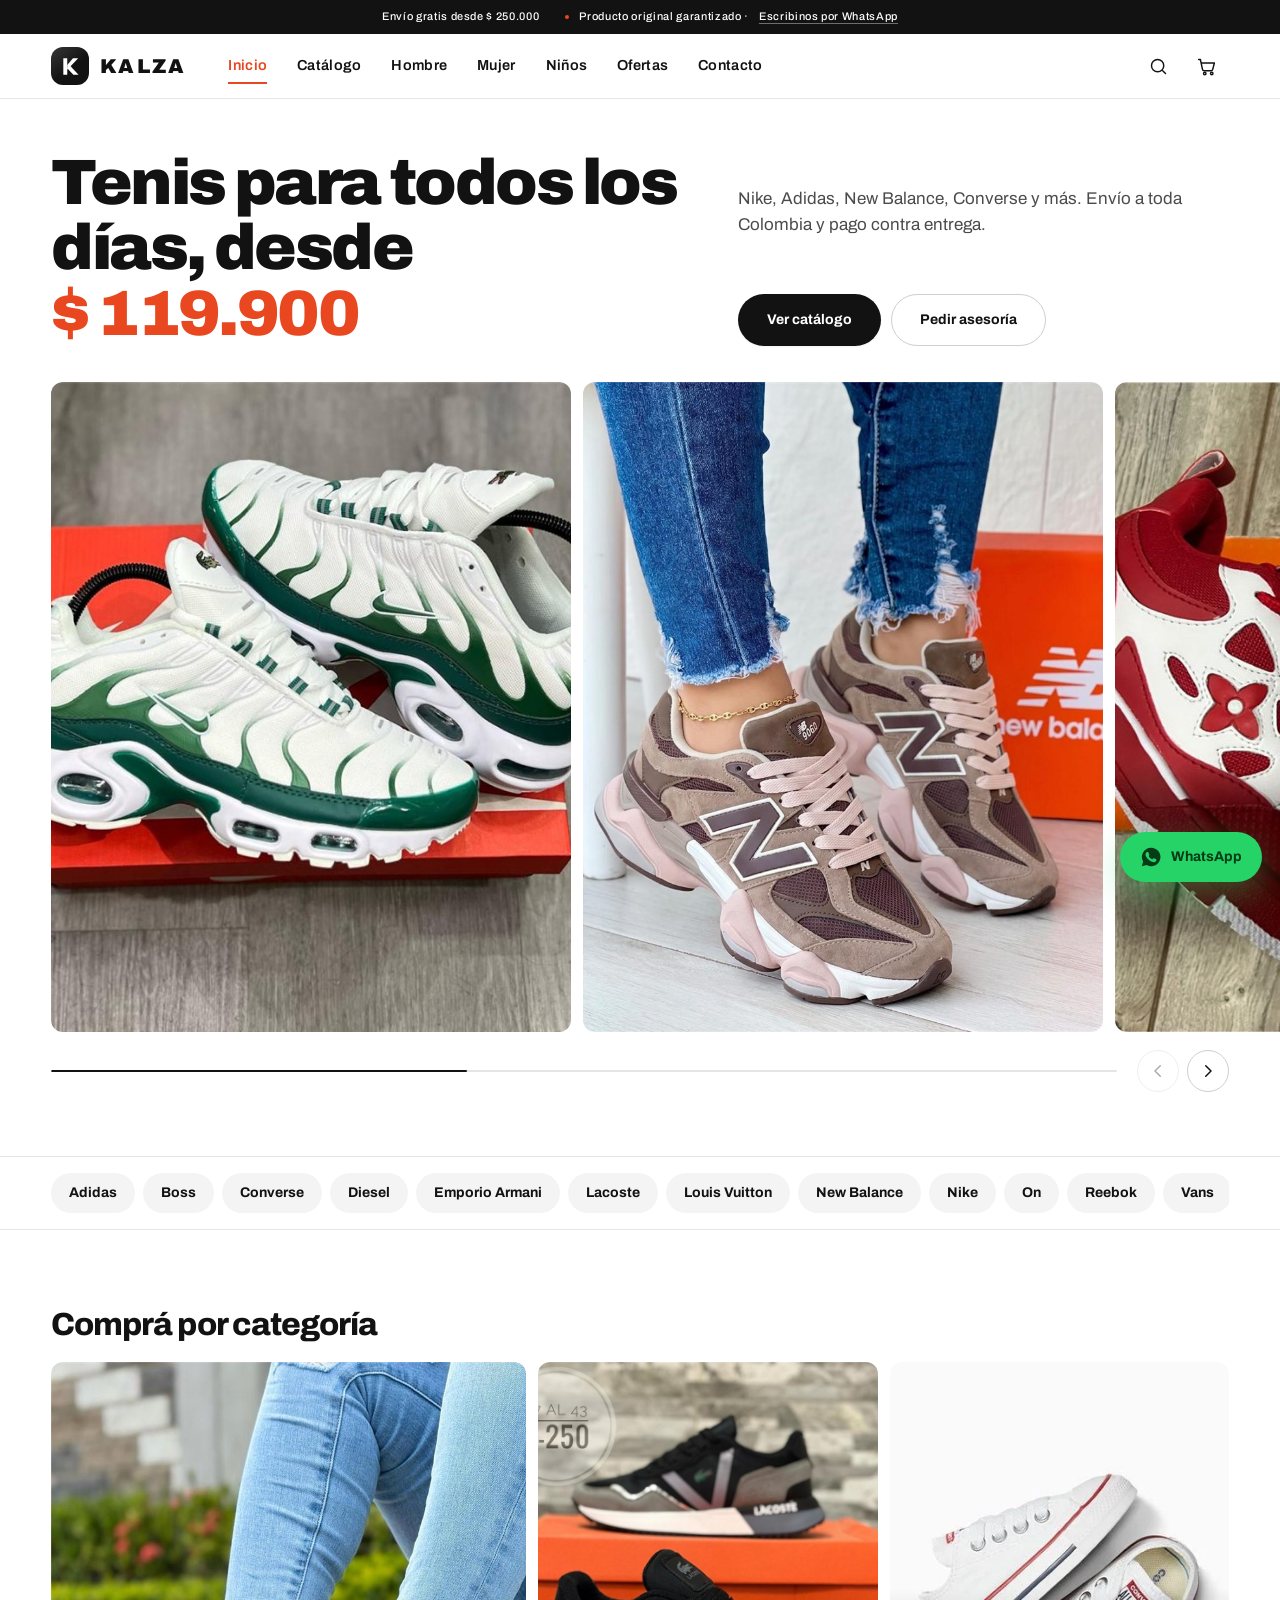
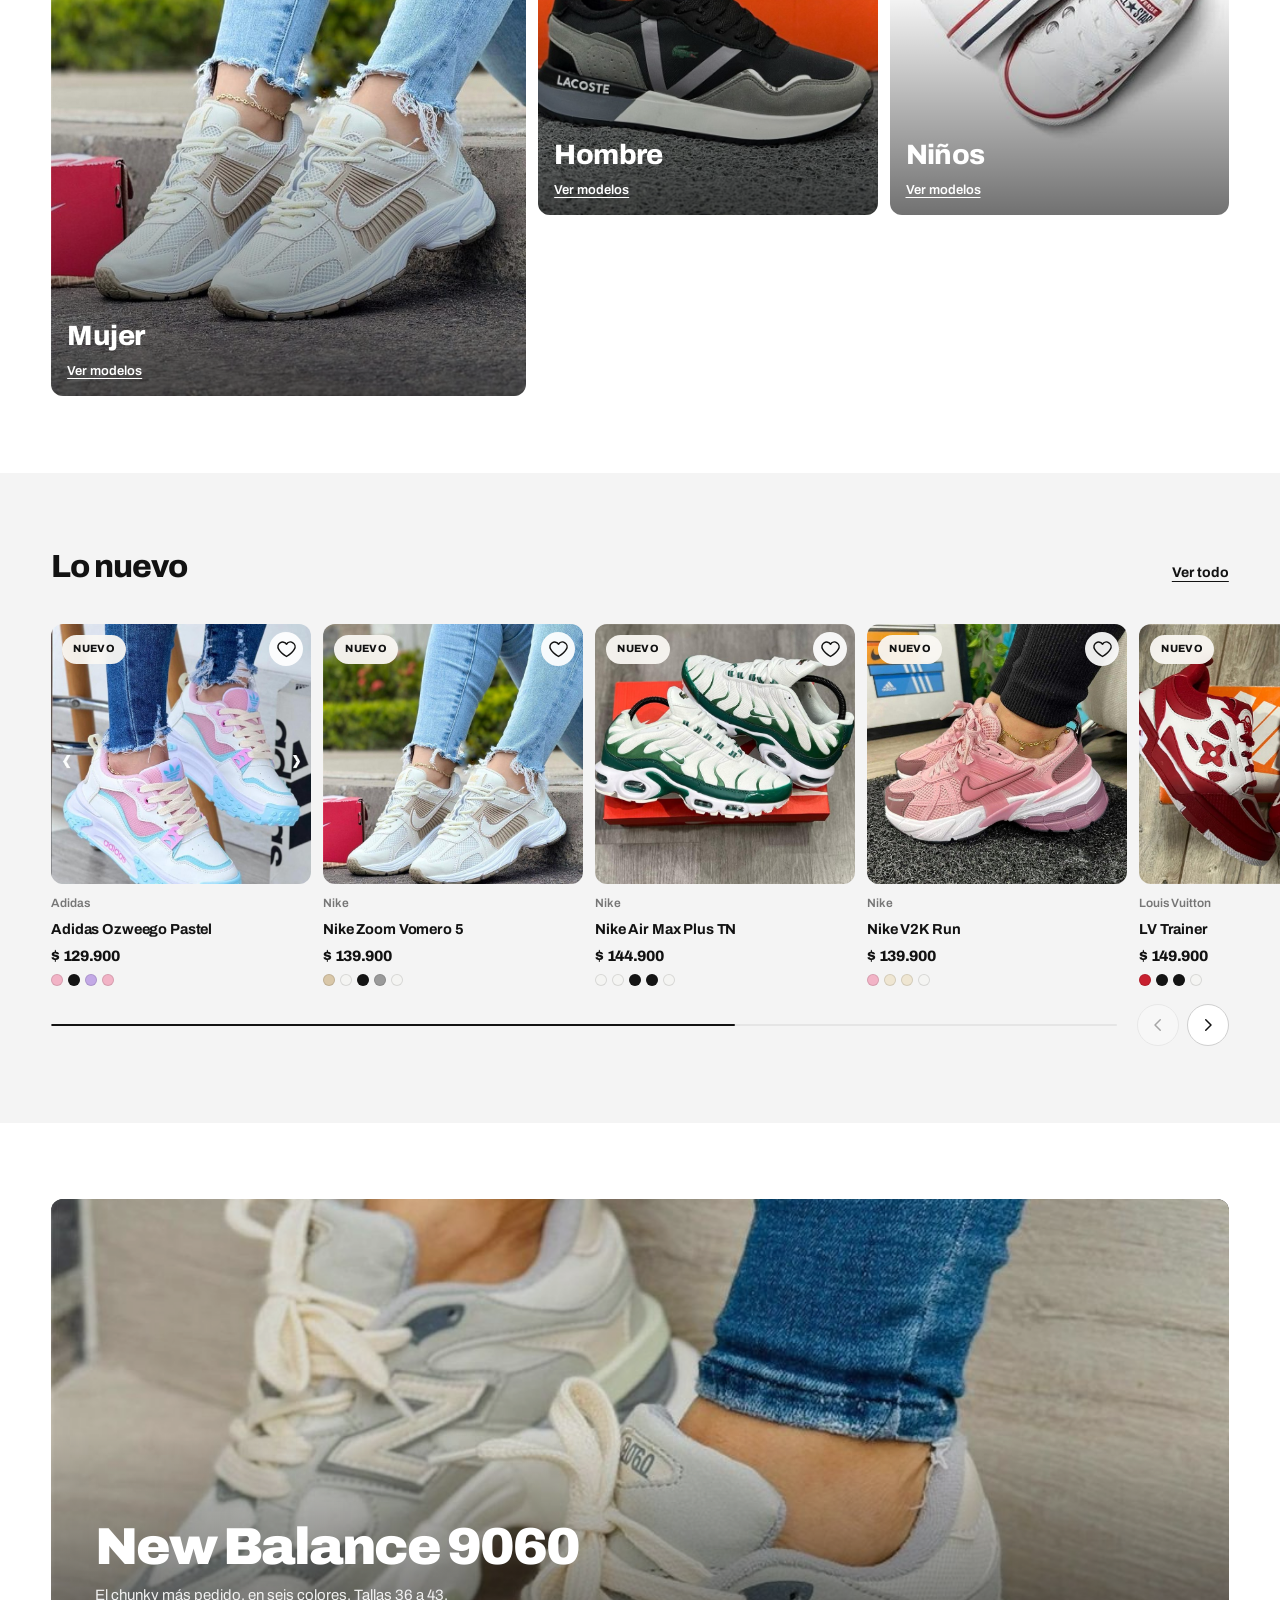
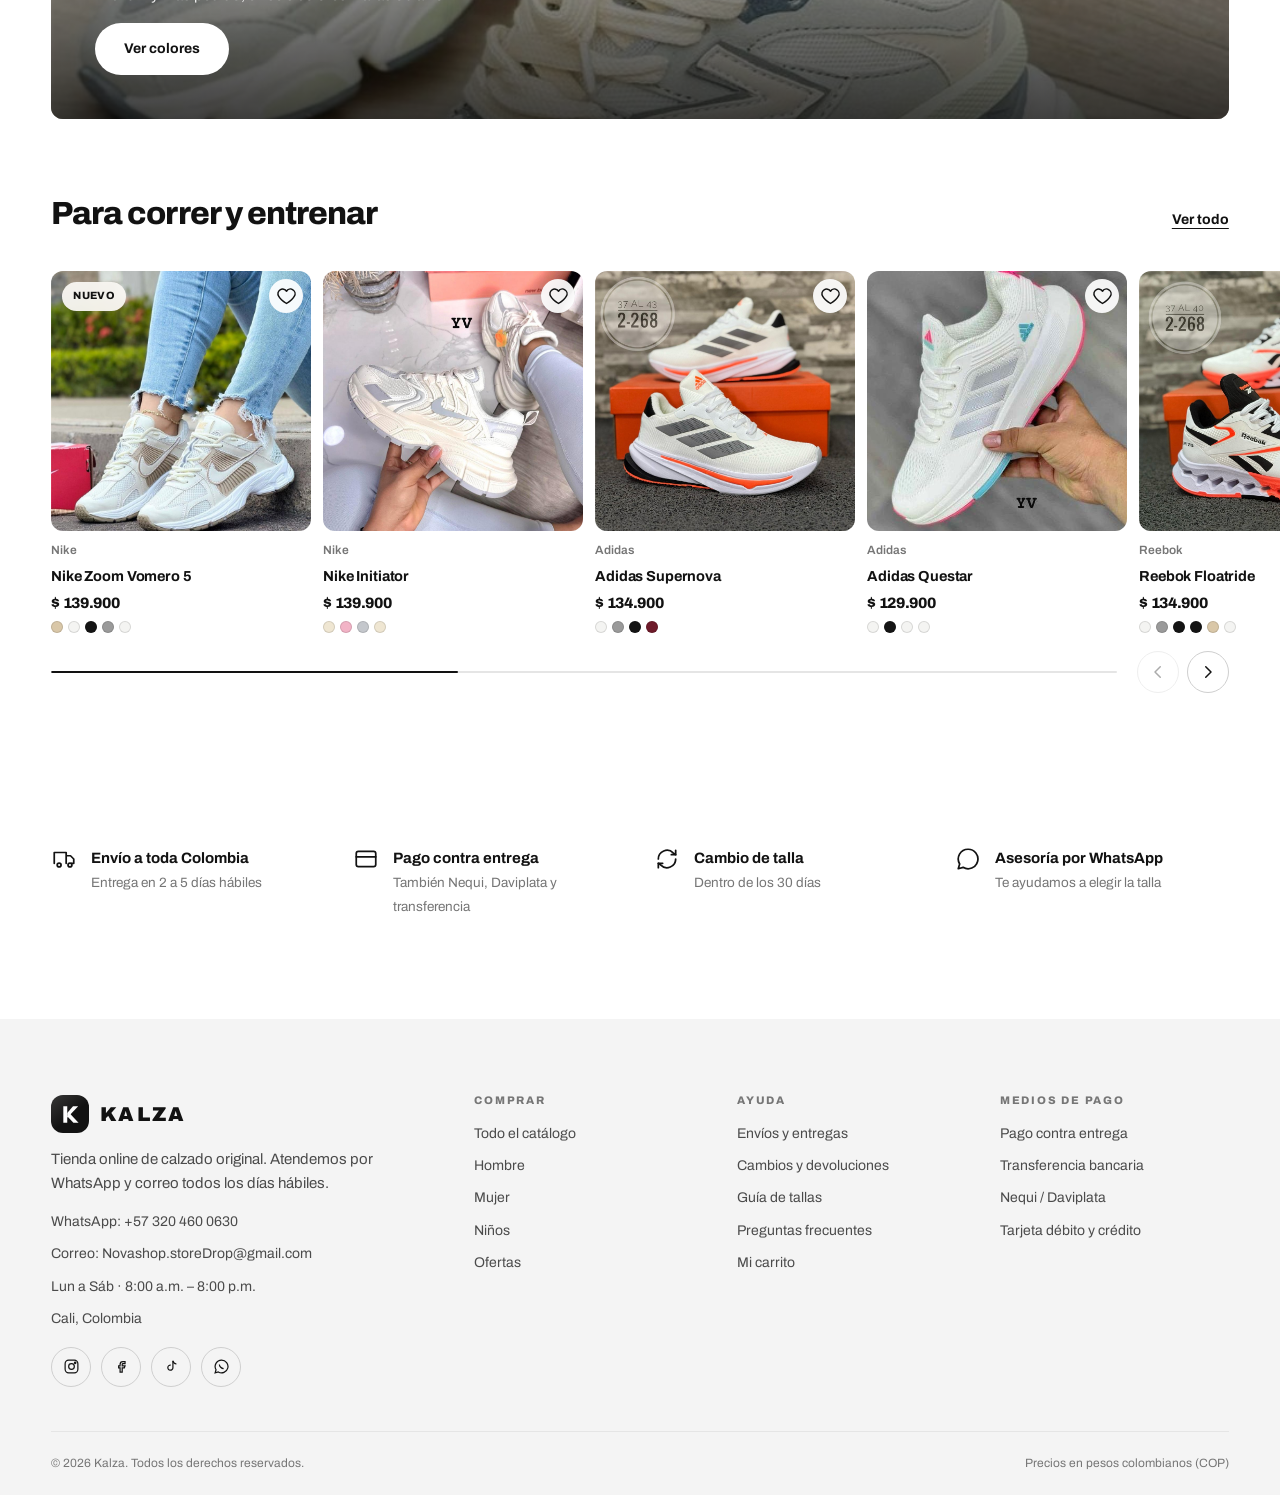
<file: index.html>
<!DOCTYPE html>
<html lang="es-CO">
<head>
<meta charset="utf-8">
<meta name="viewport" content="width=device-width, initial-scale=1">
<title>Kalza · Zapatos originales con envío a toda Colombia</title>
<meta name="description" content="Tienda online de calzado original: running, urbano, formal, botas y niños. Envío a toda Colombia, producto original y atención directa por WhatsApp.">
<meta name="theme-color" content="#111110">
<meta property="og:title" content="Kalza · Calzado original">
<meta property="og:description" content="Zapatos originales con envío a toda Colombia y atención por WhatsApp.">
<meta property="og:type" content="website">
<link rel="icon" href="data:image/svg+xml,<svg xmlns='http://www.w3.org/2000/svg' viewBox='0 0 24 24'><rect width='24' height='24' rx='6.5' fill='%23111110'/><g fill='%23faf8f4'><path d='M4.5 3.4h4.1v17.2H4.5z'/><path d='M20 3.4h-5.4L8.6 10.5v5z'/><path d='m11.6 11.3 8.8 9.3h-5.4l-6.4-6.8z'/></g></svg>">
<link rel="stylesheet" href="assets/css/styles.css?v=20261006">
<link rel="stylesheet" href="assets/css/tienda.css?v=20261006">
</head>
<body>
<a class="skip" href="#main">Saltar al contenido</a>

<!-- ===== Barra superior ===== -->
<div class="topbar">
  <div class="wrap">
    <span>Envío gratis desde <span data-free-from></span></span>
    <span class="topbar__extra"><span class="topbar__dot"></span> Producto original garantizado · <a data-wa="Hola Kalza, quiero hacer una consulta.">Escribinos por WhatsApp</a></span>
  </div>
</div>

<!-- ===== Header ===== -->
<header class="header">
  <div class="wrap header__in">
    <button class="icon-btn burger" data-open-menu aria-label="Abrir menú">
      <svg viewBox="0 0 24 24"><path d="M3 6h18M3 12h18M3 18h18"/></svg>
    </button>
    <a class="logo" href="index.html" aria-label="Kalza, inicio">
      <span class="logo__mark"><svg viewBox="0 0 24 24" aria-hidden="true"><path d="M4.5 3.4h4.1v17.2H4.5z"/><path d="M20 3.4h-5.4L8.6 10.5v5z"/><path d="m11.6 11.3 8.8 9.3h-5.4l-6.4-6.8z"/></svg></span>
      <span class="logo__name">Kalza</span>
    </a>
    <nav class="nav" aria-label="Principal">
      <a href="index.html" aria-current="page">Inicio</a>
      <a href="catalogo.html">Catálogo</a>
      <a href="catalogo.html?cat=hombre">Hombre</a>
      <a href="catalogo.html?cat=mujer">Mujer</a>
      <a href="catalogo.html?cat=ninos">Niños</a>
      <a href="catalogo.html?oferta=1">Ofertas</a>
      <a href="contacto.html">Contacto</a>
    </nav>
    <div class="header__actions">
      <a class="icon-btn" href="catalogo.html" aria-label="Buscar">
        <svg viewBox="0 0 24 24"><circle cx="11" cy="11" r="7"/><path d="m20 20-3.2-3.2"/></svg>
      </a>
      <button class="icon-btn" data-open-cart aria-label="Abrir carrito">
        <svg viewBox="0 0 24 24"><path d="M3 4h2l2.4 11.2a2 2 0 0 0 2 1.6h7.7a2 2 0 0 0 2-1.5L21 8H6"/><circle cx="10" cy="20" r="1.4"/><circle cx="18" cy="20" r="1.4"/></svg>
        <span class="badge" data-cart-count hidden>0</span>
      </button>
    </div>
  </div>
</header>

<main id="main">

  <!-- ===== Hero: titular + carrusel deslizable ===== -->
  <section class="hx">
    <div class="wrap hx__head">
      <h1 class="hx__title">Tenis para todos los días, desde <span data-min-price>$119.900</span></h1>
      <p class="hx__sub">Nike, Adidas, New Balance, Converse y más. Envío a toda Colombia y pago contra entrega.</p>
      <div class="hx__cta">
        <a class="btn btn--solid" href="catalogo.html">Ver catálogo</a>
        <a class="btn btn--ghost" data-wa="Hola Kalza, quiero asesoría para elegir mis tenis.">Pedir asesoría</a>
      </div>
    </div>
    <div class="rail rail--hero" data-rail>
      <div class="rail__track" data-rail-track>
        <a class="hslide" href="producto.html?id=kz-007"><img src="assets/img/productos/z07-1.jpg" alt="Nike Air Max Plus TN blanco y verde"></a>
        <a class="hslide" href="producto.html?id=kz-033"><img src="assets/img/productos/z38-1.jpg" alt="New Balance 9060 café y rosa"></a>
        <a class="hslide" href="producto.html?id=kz-022"><img src="assets/img/productos/z27-1.jpg" alt="LV Trainer rojo" loading="lazy"></a>
        <a class="hslide" href="producto.html?id=kz-019"><img src="assets/img/productos/z24-1.jpg" alt="Nike V2K Run rosado" loading="lazy"></a>
        <a class="hslide" href="producto.html?id=kz-021"><img src="assets/img/productos/z26-2.jpg" alt="Nike Air Force 1 blanco y negro" loading="lazy"></a>
        <a class="hslide" href="producto.html?id=kz-034"><img src="assets/img/productos/z39-2.jpg" alt="On Cloudsurfer blanco" loading="lazy"></a>
      </div>
      <div class="wrap rail__ui">
        <div class="rail__progress"><span data-rail-bar></span></div>
        <div class="rail__arrows">
          <button class="rail__btn" data-rail-prev aria-label="Anterior"><svg viewBox="0 0 24 24"><path d="M15 5l-7 7 7 7"/></svg></button>
          <button class="rail__btn" data-rail-next aria-label="Siguiente"><svg viewBox="0 0 24 24"><path d="M9 5l7 7-7 7"/></svg></button>
        </div>
      </div>
    </div>
  </section>

  <!-- ===== Marcas ===== -->
  <section class="brands">
    <div class="wrap">
      <div class="brands__row" data-brands></div>
    </div>
  </section>

  <!-- ===== Categorías ===== -->
  <section class="section">
    <div class="wrap">
      <h2 class="h-sec">Comprá por categoría</h2>
      <div class="cats">
        <a class="ctile ctile--big" href="catalogo.html?cat=mujer">
          <img src="assets/img/productos/z04-1.jpg" alt="" loading="lazy">
          <span class="ctile__txt"><b>Mujer</b><span>Ver modelos</span></span>
        </a>
        <a class="ctile" href="catalogo.html?cat=hombre">
          <img src="assets/img/productos/z34-1.jpg" alt="" loading="lazy">
          <span class="ctile__txt"><b>Hombre</b><span>Ver modelos</span></span>
        </a>
        <a class="ctile" href="catalogo.html?cat=ninos">
          <img src="assets/img/productos/z21-2.jpg" alt="" loading="lazy">
          <span class="ctile__txt"><b>Niños</b><span>Ver modelos</span></span>
        </a>
      </div>
    </div>
  </section>

  <!-- ===== Lo nuevo ===== -->
  <section class="section section--tint">
    <div class="wrap shead">
      <h2 class="h-sec">Lo nuevo</h2>
      <a class="link" href="catalogo.html">Ver todo</a>
    </div>
    <div class="rail" data-rail>
      <div class="rail__track rail__track--cards" data-rail-track data-rail-products="new"></div>
      <div class="wrap rail__ui">
        <div class="rail__progress"><span data-rail-bar></span></div>
        <div class="rail__arrows">
          <button class="rail__btn" data-rail-prev aria-label="Anterior"><svg viewBox="0 0 24 24"><path d="M15 5l-7 7 7 7"/></svg></button>
          <button class="rail__btn" data-rail-next aria-label="Siguiente"><svg viewBox="0 0 24 24"><path d="M9 5l7 7-7 7"/></svg></button>
        </div>
      </div>
    </div>
  </section>

  <!-- ===== Destacado editorial ===== -->
  <section class="section">
    <div class="wrap">
      <a class="feature" href="producto.html?id=kz-033">
        <img src="assets/img/productos/z38-2.jpg" alt="New Balance 9060 gris claro" loading="lazy">
        <div class="feature__txt">
          <h2>New Balance 9060</h2>
          <p>El chunky más pedido, en seis colores. Tallas 36 a 43.</p>
          <span class="btn btn--light">Ver colores</span>
        </div>
      </a>
    </div>
  </section>

  <!-- ===== Running ===== -->
  <section class="section section--flush">
    <div class="wrap shead">
      <h2 class="h-sec">Para correr y entrenar</h2>
      <a class="link" href="catalogo.html?tipo=running">Ver todo</a>
    </div>
    <div class="rail" data-rail>
      <div class="rail__track rail__track--cards" data-rail-track data-rail-products="running"></div>
      <div class="wrap rail__ui">
        <div class="rail__progress"><span data-rail-bar></span></div>
        <div class="rail__arrows">
          <button class="rail__btn" data-rail-prev aria-label="Anterior"><svg viewBox="0 0 24 24"><path d="M15 5l-7 7 7 7"/></svg></button>
          <button class="rail__btn" data-rail-next aria-label="Siguiente"><svg viewBox="0 0 24 24"><path d="M9 5l7 7-7 7"/></svg></button>
        </div>
      </div>
    </div>
  </section>

  <!-- ===== Servicio ===== -->
  <section class="section">
    <div class="wrap">
      <ul class="svc">
        <li><svg viewBox="0 0 24 24"><path d="M3 16V6h11v10M14 9h4l3 3v4h-2"/><circle cx="7.5" cy="17.5" r="1.8"/><circle cx="17.5" cy="17.5" r="1.8"/></svg><div><b>Envío a toda Colombia</b><span>Entrega en 2 a 5 días hábiles</span></div></li>
        <li><svg viewBox="0 0 24 24"><rect x="3" y="5" width="18" height="14" rx="2"/><path d="M3 10h18"/></svg><div><b>Pago contra entrega</b><span>También Nequi, Daviplata y transferencia</span></div></li>
        <li><svg viewBox="0 0 24 24"><path d="M4 12a8 8 0 0 1 13.7-5.6L20 8"/><path d="M20 4v4h-4"/><path d="M20 12a8 8 0 0 1-13.7 5.6L4 16"/><path d="M4 20v-4h4"/></svg><div><b>Cambio de talla</b><span>Dentro de los 30 días</span></div></li>
        <li><svg viewBox="0 0 24 24"><path d="M12 3a9 9 0 0 0-7.7 13.6L3 21l4.5-1.3A9 9 0 1 0 12 3z"/></svg><div><b>Asesoría por WhatsApp</b><span>Te ayudamos a elegir la talla</span></div></li>
      </ul>
    </div>
  </section>

</main>

<!-- ===== Footer ===== -->
<footer class="footer">
  <div class="wrap">
    <div class="footer__grid">
      <div>
        <a class="logo" href="index.html" aria-label="Kalza, inicio">
      <span class="logo__mark"><svg viewBox="0 0 24 24" aria-hidden="true"><path d="M4.5 3.4h4.1v17.2H4.5z"/><path d="M20 3.4h-5.4L8.6 10.5v5z"/><path d="m11.6 11.3 8.8 9.3h-5.4l-6.4-6.8z"/></svg></span>
      <span class="logo__name">Kalza</span>
    </a>
        <p style="margin-top:14px;color:var(--ink-soft);max-width:38ch">Tienda online de calzado original. Atendemos por WhatsApp y correo todos los días hábiles.</p>
        <ul style="margin-top:16px">
          <li>WhatsApp: <a data-wa="Hola Kalza, quiero información."><span data-store-phone></span></a></li>
          <li>Correo: <a data-mail><span data-store-email></span></a></li>
          <li><span data-store-hours></span></li>
          <li><span data-store-city></span></li>
        </ul>
        <div class="social" style="margin-top:16px">
          <a href="https://instagram.com/" target="_blank" rel="noopener" aria-label="Instagram"><svg viewBox="0 0 24 24"><rect x="3" y="3" width="18" height="18" rx="5"/><circle cx="12" cy="12" r="4"/><circle cx="17.2" cy="6.8" r="1"/></svg></a>
          <a href="https://facebook.com/" target="_blank" rel="noopener" aria-label="Facebook"><svg viewBox="0 0 24 24"><path d="M14 8h3V5h-3a4 4 0 0 0-4 4v2H8v3h2v6h3v-6h3l1-3h-4V9a1 1 0 0 1 1-1z"/></svg></a>
          <a href="https://tiktok.com/" target="_blank" rel="noopener" aria-label="TikTok"><svg viewBox="0 0 24 24"><path d="M14 4v9.6a3.6 3.6 0 1 1-3.1-3.57"/><path d="M14 4.2c.5 2.6 2.1 4.1 5 4.3"/></svg></a>
          <a data-wa="Hola Kalza!" aria-label="WhatsApp"><svg viewBox="0 0 24 24"><path d="M12 3a9 9 0 0 0-7.7 13.6L3 21l4.5-1.3A9 9 0 1 0 12 3z"/><path d="M9 9c0 3 3 6 6 6"/></svg></a>
        </div>
      </div>
      <div>
        <h4>Comprar</h4>
        <ul>
          <li><a href="catalogo.html">Todo el catálogo</a></li>
          <li><a href="catalogo.html?cat=hombre">Hombre</a></li>
          <li><a href="catalogo.html?cat=mujer">Mujer</a></li>
          <li><a href="catalogo.html?cat=ninos">Niños</a></li>
          <li><a href="catalogo.html?oferta=1">Ofertas</a></li>
        </ul>
      </div>
      <div>
        <h4>Ayuda</h4>
        <ul>
          <li><a href="contacto.html#envios">Envíos y entregas</a></li>
          <li><a href="contacto.html#cambios">Cambios y devoluciones</a></li>
          <li><a href="contacto.html#tallas">Guía de tallas</a></li>
          <li><a href="contacto.html#faq">Preguntas frecuentes</a></li>
          <li><a href="carrito.html">Mi carrito</a></li>
        </ul>
      </div>
      <div>
        <h4>Medios de pago</h4>
        <ul>
          <li>Pago contra entrega</li>
          <li>Transferencia bancaria</li>
          <li>Nequi / Daviplata</li>
          <li>Tarjeta débito y crédito</li>
        </ul>
      </div>
    </div>
    <div class="footer__bottom">
      <span>© <span data-year></span> Kalza. Todos los derechos reservados.</span>
      <span>Precios en pesos colombianos (COP)</span>
    </div>
  </div>
</footer>

<!-- ===== Menú móvil ===== -->
<div class="drawer-nav" data-menu data-open="false">
  <div class="drawer-nav__scrim"></div>
  <div class="drawer-nav__panel" role="dialog" aria-label="Menú">
    <div class="drawer-nav__head">
      <span class="logo">
      <span class="logo__mark"><svg viewBox="0 0 24 24" aria-hidden="true"><path d="M4.5 3.4h4.1v17.2H4.5z"/><path d="M20 3.4h-5.4L8.6 10.5v5z"/><path d="m11.6 11.3 8.8 9.3h-5.4l-6.4-6.8z"/></svg></span>
      <span class="logo__name">Kalza</span>
    </span>
    </span>
      <button class="icon-btn" data-close-menu aria-label="Cerrar menú"><svg viewBox="0 0 24 24"><path d="M6 6l12 12M18 6 6 18"/></svg></button>
    </div>
    <a href="index.html">Inicio</a>
    <a href="catalogo.html">Catálogo</a>
    <a href="catalogo.html?cat=hombre">Hombre</a>
    <a href="catalogo.html?cat=mujer">Mujer</a>
    <a href="catalogo.html?cat=ninos">Niños</a>
    <a href="catalogo.html?oferta=1">Ofertas</a>
    <a href="carrito.html">Carrito</a>
    <a href="contacto.html">Contacto</a>
    <a class="btn btn--wa" style="margin-top:18px" data-wa="Hola Kalza, quiero información sobre sus zapatos.">Escribinos por WhatsApp</a>
  </div>
</div>

<!-- ===== Carrito lateral ===== -->
<div class="drawer" data-cart-drawer data-open="false">
  <div class="drawer__scrim"></div>
  <aside class="drawer__panel" role="dialog" aria-label="Carrito de compras">
    <header class="drawer__head">
      <strong>Tu carrito</strong>
      <button class="icon-btn" data-close-cart aria-label="Cerrar carrito"><svg viewBox="0 0 24 24"><path d="M6 6l12 12M18 6 6 18"/></svg></button>
    </header>
    <div class="drawer__body" data-drawer-body></div>
    <footer class="drawer__foot">
      <div class="totals">
        <div><span>Subtotal</span><span data-drawer-subtotal>$0</span></div>
        <div><span>Envío</span><span data-drawer-shipping>—</span></div>
        <div class="grand"><span>Total</span><span data-drawer-total>$0</span></div>
      </div>
      <a class="btn btn--wa btn--block" data-drawer-wa data-drawer-checkout target="_blank" rel="noopener">Finalizar por WhatsApp</a>
      <a class="btn btn--ghost btn--block" href="carrito.html">Ver carrito completo</a>
    </footer>
  </aside>
</div>

<a class="wa-float" data-wa="Hola Kalza, quiero información sobre sus zapatos." aria-label="Escribir por WhatsApp">
  <svg viewBox="0 0 24 24"><path d="M12 2a10 10 0 0 0-8.6 15L2 22l5.2-1.4A10 10 0 1 0 12 2zm5.6 14.2c-.2.7-1.3 1.3-1.9 1.4-.5.1-1.1.1-1.8-.1-.4-.1-1-.3-1.7-.6-3-1.3-4.9-4.3-5-4.5-.2-.2-1.2-1.6-1.2-3s.7-2.1 1-2.4c.3-.3.6-.4.8-.4h.6c.2 0 .5-.1.7.5l1 2.4c.1.2.1.4 0 .6l-.4.6c-.1.2-.3.3-.1.6.1.3.6 1.2 1.4 1.9 1 .9 1.8 1.2 2.1 1.3.3.1.4.1.6-.1l.8-1c.2-.2.4-.2.6-.1l2.2 1c.3.2.4.2.5.4.1.1.1.6-.1 1.3z"/></svg>
  <b>WhatsApp</b>
</a>

<script src="assets/js/data.js?v=20261006"></script>
<script src="assets/js/app.js?v=20261006"></script>
</body>
</html>
</file>
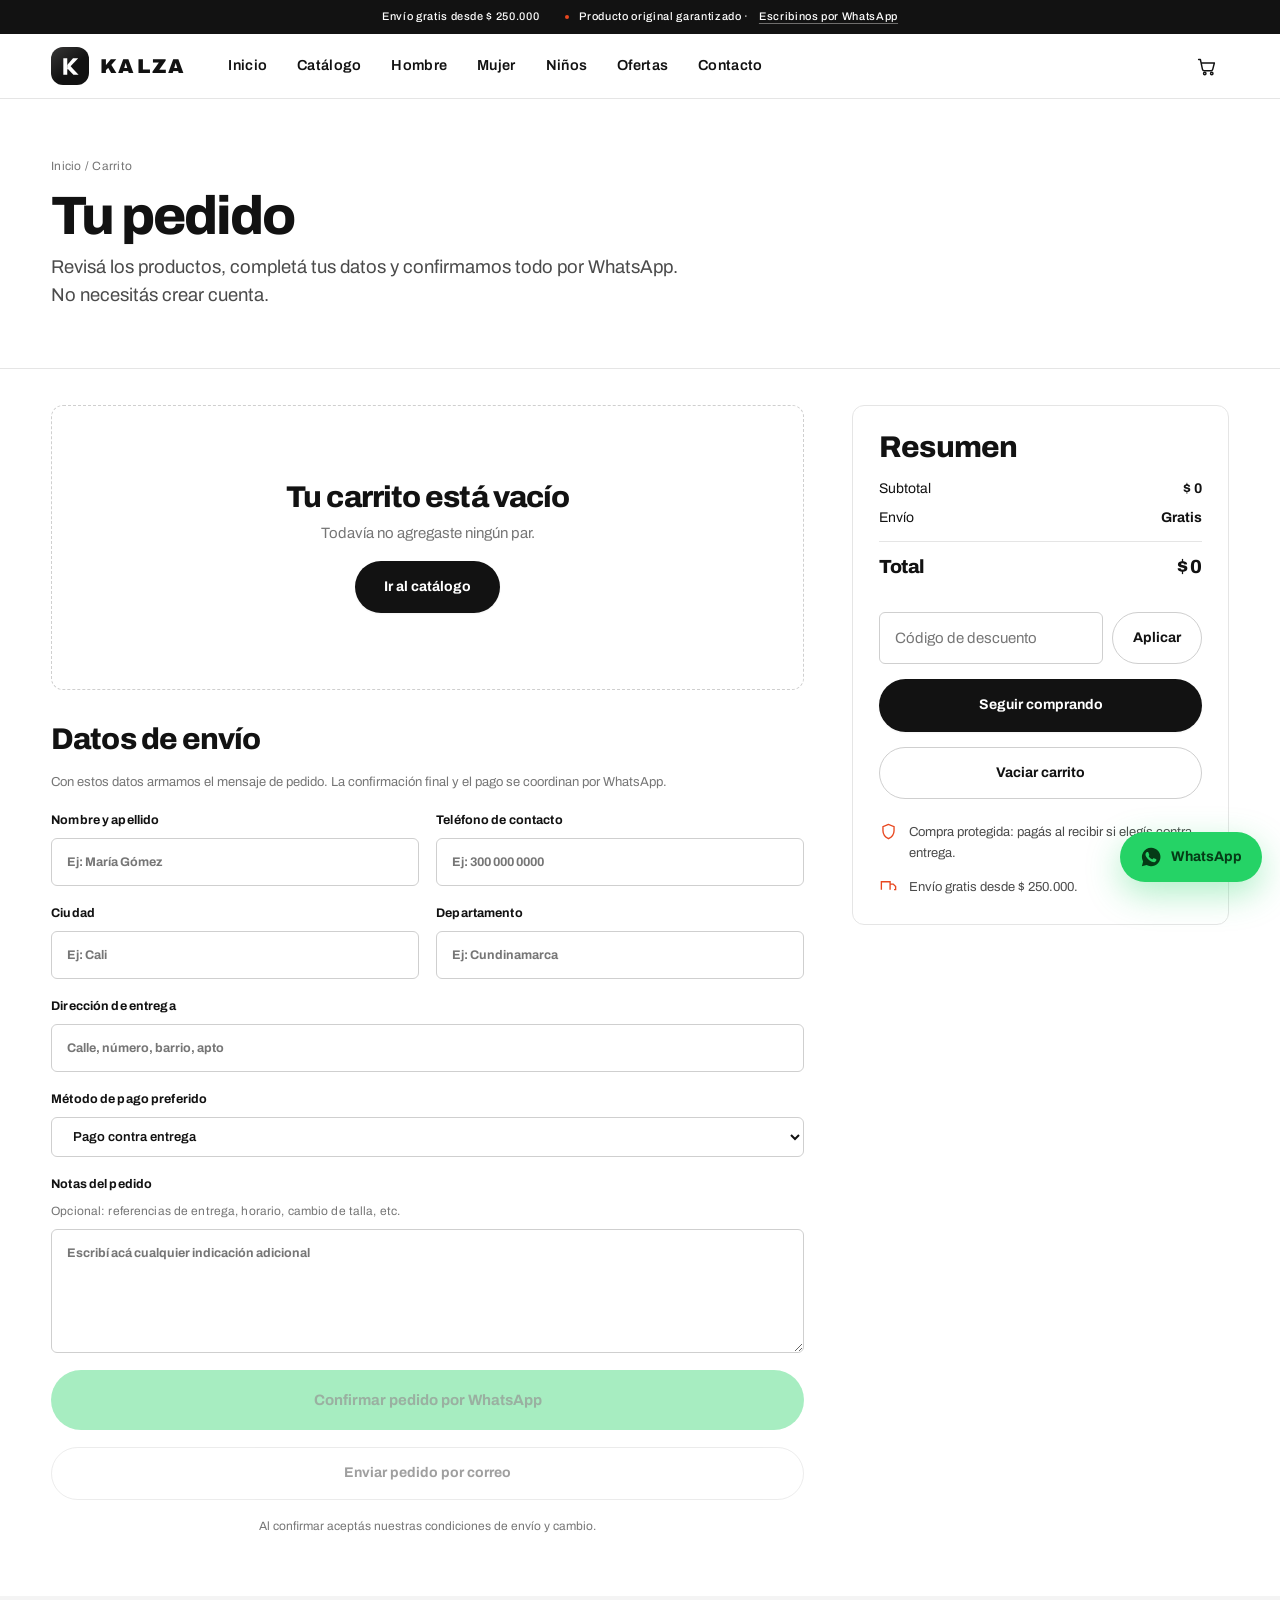
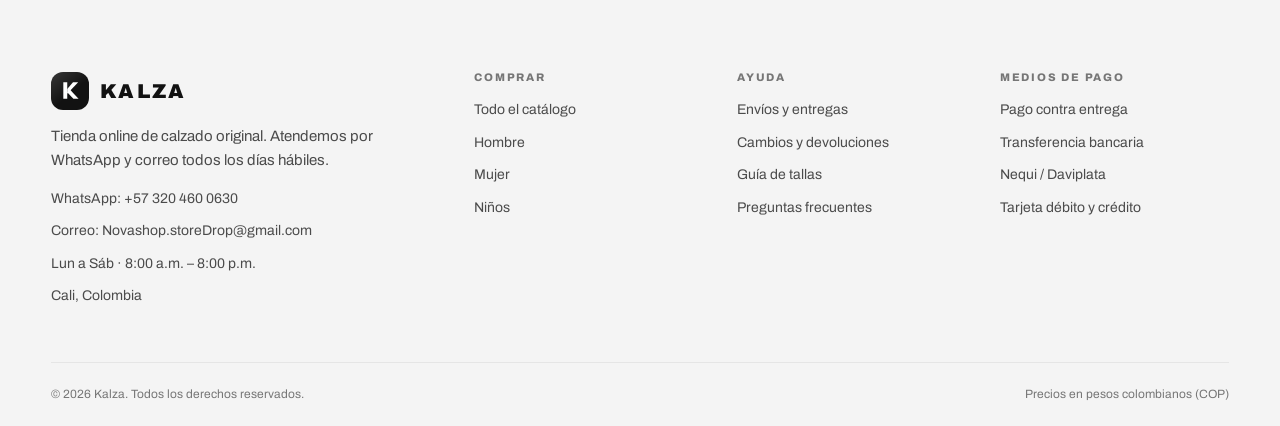
<file: carrito.html>
<!DOCTYPE html>
<html lang="es-CO">
<head>
<meta charset="utf-8">
<meta name="viewport" content="width=device-width, initial-scale=1">
<title>Carrito y pedido · Kalza</title>
<meta name="description" content="Revisá tu carrito, completá tus datos de envío y confirmá el pedido por WhatsApp o correo.">
<meta name="theme-color" content="#111110">
<link rel="icon" href="data:image/svg+xml,<svg xmlns='http://www.w3.org/2000/svg' viewBox='0 0 24 24'><rect width='24' height='24' rx='6.5' fill='%23111110'/><g fill='%23faf8f4'><path d='M4.5 3.4h4.1v17.2H4.5z'/><path d='M20 3.4h-5.4L8.6 10.5v5z'/><path d='m11.6 11.3 8.8 9.3h-5.4l-6.4-6.8z'/></g></svg>">
<link rel="stylesheet" href="assets/css/styles.css?v=20261006">
<link rel="stylesheet" href="assets/css/tienda.css?v=20261006">
</head>
<body>
<a class="skip" href="#main">Saltar al contenido</a>

<div class="topbar">
  <div class="wrap">
    <span>Envío gratis desde <span data-free-from></span></span>
    <span class="topbar__extra"><span class="topbar__dot"></span> Producto original garantizado · <a data-wa="Hola Kalza, quiero hacer una consulta.">Escribinos por WhatsApp</a></span>
  </div>
</div>

<header class="header">
  <div class="wrap header__in">
    <button class="icon-btn burger" data-open-menu aria-label="Abrir menú">
      <svg viewBox="0 0 24 24"><path d="M3 6h18M3 12h18M3 18h18"/></svg>
    </button>
    <a class="logo" href="index.html" aria-label="Kalza, inicio">
      <span class="logo__mark"><svg viewBox="0 0 24 24" aria-hidden="true"><path d="M4.5 3.4h4.1v17.2H4.5z"/><path d="M20 3.4h-5.4L8.6 10.5v5z"/><path d="m11.6 11.3 8.8 9.3h-5.4l-6.4-6.8z"/></svg></span>
      <span class="logo__name">Kalza</span>
    </a>
    <nav class="nav" aria-label="Principal">
      <a href="index.html">Inicio</a>
      <a href="catalogo.html">Catálogo</a>
      <a href="catalogo.html?cat=hombre">Hombre</a>
      <a href="catalogo.html?cat=mujer">Mujer</a>
      <a href="catalogo.html?cat=ninos">Niños</a>
      <a href="catalogo.html?oferta=1">Ofertas</a>
      <a href="contacto.html">Contacto</a>
    </nav>
    <div class="header__actions">
      <button class="icon-btn" data-open-cart aria-label="Abrir carrito">
        <svg viewBox="0 0 24 24"><path d="M3 4h2l2.4 11.2a2 2 0 0 0 2 1.6h7.7a2 2 0 0 0 2-1.5L21 8H6"/><circle cx="10" cy="20" r="1.4"/><circle cx="18" cy="20" r="1.4"/></svg>
        <span class="badge" data-cart-count hidden>0</span>
      </button>
    </div>
  </div>
</header>

<main id="main">
  <section class="page-head">
    <div class="wrap">
      <nav class="crumbs" aria-label="Ruta"><a href="index.html">Inicio</a> / Carrito</nav>
      <h1 class="h-lg">Tu pedido</h1>
      <p class="lead" style="margin-top:10px">Revisá los productos, completá tus datos y confirmamos todo por WhatsApp. No necesitás crear cuenta.</p>
    </div>
  </section>

  <div class="wrap">
    <div class="cart-layout">

      <!-- ===== Productos + datos ===== -->
      <div>
        <div data-cart-page></div>

        <form class="form" data-checkout-form style="margin-top:34px">
          <h2 class="h-md">Datos de envío</h2>
          <p class="muted" style="font-size:13px">Con estos datos armamos el mensaje de pedido. La confirmación final y el pago se coordinan por WhatsApp.</p>

          <div class="form-row">
            <label>Nombre y apellido
              <input class="input" name="nombre" required placeholder="Ej: María Gómez">
            </label>
            <label>Teléfono de contacto
              <input class="input" name="telefono" type="tel" required placeholder="Ej: 300 000 0000">
            </label>
          </div>
          <div class="form-row">
            <label>Ciudad
              <input class="input" name="ciudad" required placeholder="Ej: Cali">
            </label>
            <label>Departamento
              <input class="input" name="departamento" placeholder="Ej: Cundinamarca">
            </label>
          </div>
          <label>Dirección de entrega
            <input class="input" name="direccion" required placeholder="Calle, número, barrio, apto">
          </label>
          <label>Método de pago preferido
            <select class="select" name="pago" style="border-radius:var(--radius)">
              <option>Pago contra entrega</option>
              <option>Transferencia bancaria</option>
              <option>Nequi / Daviplata</option>
              <option>Tarjeta débito o crédito</option>
            </select>
          </label>
          <label>Notas del pedido <span class="hint">Opcional: referencias de entrega, horario, cambio de talla, etc.</span>
            <textarea class="input" name="notas" placeholder="Escribí acá cualquier indicación adicional"></textarea>
          </label>

          <button class="btn btn--wa btn--lg btn--block" type="submit" data-checkout>Confirmar pedido por WhatsApp</button>
          <a class="btn btn--ghost btn--block" href="#" data-checkout-mail data-checkout>Enviar pedido por correo</a>
          <p class="muted" style="font-size:12px;text-align:center">Al confirmar aceptás nuestras condiciones de envío y cambio.</p>
        </form>
      </div>

      <!-- ===== Resumen ===== -->
      <aside class="summary">
        <h2 class="h-md">Resumen</h2>
        <div class="totals">
          <div><span>Subtotal</span><strong data-page-subtotal>$0</strong></div>
          <div><span>Envío</span><strong data-page-shipping>—</strong></div>
          <div class="grand"><span>Total</span><span data-page-total>$0</span></div>
        </div>
        <p class="muted" style="font-size:13px" data-free-shipping></p>

        <div class="coupon">
          <input class="input" placeholder="Código de descuento" aria-label="Código de descuento">
          <button class="btn btn--ghost" type="button" onclick="toast('Código aplicado al confirmar por WhatsApp')">Aplicar</button>
        </div>

        <a class="btn btn--solid btn--block" href="catalogo.html">Seguir comprando</a>
        <button class="btn btn--ghost btn--block" data-clear-cart type="button">Vaciar carrito</button>

        <ul class="trust" style="margin-top:8px">
          <li><svg viewBox="0 0 24 24"><path d="M12 3 5 6v5c0 4.5 3 8 7 10 4-2 7-5.5 7-10V6l-7-3z"/></svg><span>Compra protegida: pagás al recibir si elegís contra entrega.</span></li>
          <li><svg viewBox="0 0 24 24"><path d="M3 16V6h11v10M14 9h4l3 3v4h-2"/></svg><span>Envío gratis desde <span data-free-from></span>.</span></li>
        </ul>
      </aside>

    </div>
  </div>
</main>

<footer class="footer">
  <div class="wrap">
    <div class="footer__grid">
      <div>
        <a class="logo" href="index.html" aria-label="Kalza, inicio">
      <span class="logo__mark"><svg viewBox="0 0 24 24" aria-hidden="true"><path d="M4.5 3.4h4.1v17.2H4.5z"/><path d="M20 3.4h-5.4L8.6 10.5v5z"/><path d="m11.6 11.3 8.8 9.3h-5.4l-6.4-6.8z"/></svg></span>
      <span class="logo__name">Kalza</span>
    </a>
        <p style="margin-top:14px;color:var(--ink-soft);max-width:38ch">Tienda online de calzado original. Atendemos por WhatsApp y correo todos los días hábiles.</p>
        <ul style="margin-top:16px">
          <li>WhatsApp: <a data-wa="Hola Kalza, quiero información."><span data-store-phone></span></a></li>
          <li>Correo: <a data-mail><span data-store-email></span></a></li>
          <li><span data-store-hours></span></li>
          <li><span data-store-city></span></li>
        </ul>
      </div>
      <div>
        <h4>Comprar</h4>
        <ul>
          <li><a href="catalogo.html">Todo el catálogo</a></li>
          <li><a href="catalogo.html?cat=hombre">Hombre</a></li>
          <li><a href="catalogo.html?cat=mujer">Mujer</a></li>
          <li><a href="catalogo.html?cat=ninos">Niños</a></li>
        </ul>
      </div>
      <div>
        <h4>Ayuda</h4>
        <ul>
          <li><a href="contacto.html#envios">Envíos y entregas</a></li>
          <li><a href="contacto.html#cambios">Cambios y devoluciones</a></li>
          <li><a href="contacto.html#tallas">Guía de tallas</a></li>
          <li><a href="contacto.html#faq">Preguntas frecuentes</a></li>
        </ul>
      </div>
      <div>
        <h4>Medios de pago</h4>
        <ul>
          <li>Pago contra entrega</li>
          <li>Transferencia bancaria</li>
          <li>Nequi / Daviplata</li>
          <li>Tarjeta débito y crédito</li>
        </ul>
      </div>
    </div>
    <div class="footer__bottom">
      <span>© <span data-year></span> Kalza. Todos los derechos reservados.</span>
      <span>Precios en pesos colombianos (COP)</span>
    </div>
  </div>
</footer>

<div class="drawer-nav" data-menu data-open="false">
  <div class="drawer-nav__scrim"></div>
  <div class="drawer-nav__panel" role="dialog" aria-label="Menú">
    <div class="drawer-nav__head">
      <span class="logo">
      <span class="logo__mark"><svg viewBox="0 0 24 24" aria-hidden="true"><path d="M4.5 3.4h4.1v17.2H4.5z"/><path d="M20 3.4h-5.4L8.6 10.5v5z"/><path d="m11.6 11.3 8.8 9.3h-5.4l-6.4-6.8z"/></svg></span>
      <span class="logo__name">Kalza</span>
    </span>
    </span>
      <button class="icon-btn" data-close-menu aria-label="Cerrar menú"><svg viewBox="0 0 24 24"><path d="M6 6l12 12M18 6 6 18"/></svg></button>
    </div>
    <a href="index.html">Inicio</a>
    <a href="catalogo.html">Catálogo</a>
    <a href="catalogo.html?cat=hombre">Hombre</a>
    <a href="catalogo.html?cat=mujer">Mujer</a>
    <a href="catalogo.html?cat=ninos">Niños</a>
    <a href="catalogo.html?oferta=1">Ofertas</a>
    <a href="contacto.html">Contacto</a>
  </div>
</div>

<div class="drawer" data-cart-drawer data-open="false">
  <div class="drawer__scrim"></div>
  <aside class="drawer__panel" role="dialog" aria-label="Carrito de compras">
    <header class="drawer__head">
      <strong>Tu carrito</strong>
      <button class="icon-btn" data-close-cart aria-label="Cerrar carrito"><svg viewBox="0 0 24 24"><path d="M6 6l12 12M18 6 6 18"/></svg></button>
    </header>
    <div class="drawer__body" data-drawer-body></div>
    <footer class="drawer__foot">
      <div class="totals">
        <div><span>Subtotal</span><span data-drawer-subtotal>$0</span></div>
        <div><span>Envío</span><span data-drawer-shipping>—</span></div>
        <div class="grand"><span>Total</span><span data-drawer-total>$0</span></div>
      </div>
      <a class="btn btn--wa btn--block" data-drawer-wa data-drawer-checkout target="_blank" rel="noopener">Finalizar por WhatsApp</a>
    </footer>
  </aside>
</div>

<a class="wa-float" data-wa="Hola Kalza, tengo una duda con mi pedido." aria-label="Escribir por WhatsApp">
  <svg viewBox="0 0 24 24"><path d="M12 2a10 10 0 0 0-8.6 15L2 22l5.2-1.4A10 10 0 1 0 12 2zm5.6 14.2c-.2.7-1.3 1.3-1.9 1.4-.5.1-1.1.1-1.8-.1-.4-.1-1-.3-1.7-.6-3-1.3-4.9-4.3-5-4.5-.2-.2-1.2-1.6-1.2-3s.7-2.1 1-2.4c.3-.3.6-.4.8-.4h.6c.2 0 .5-.1.7.5l1 2.4c.1.2.1.4 0 .6l-.4.6c-.1.2-.3.3-.1.6.1.3.6 1.2 1.4 1.9 1 .9 1.8 1.2 2.1 1.3.3.1.4.1.6-.1l.8-1c.2-.2.4-.2.6-.1l2.2 1c.3.2.4.2.5.4.1.1.1.6-.1 1.3z"/></svg>
  <b>WhatsApp</b>
</a>

<script src="assets/js/data.js?v=20261006"></script>
<script src="assets/js/app.js?v=20261006"></script>
</body>
</html>
</file>
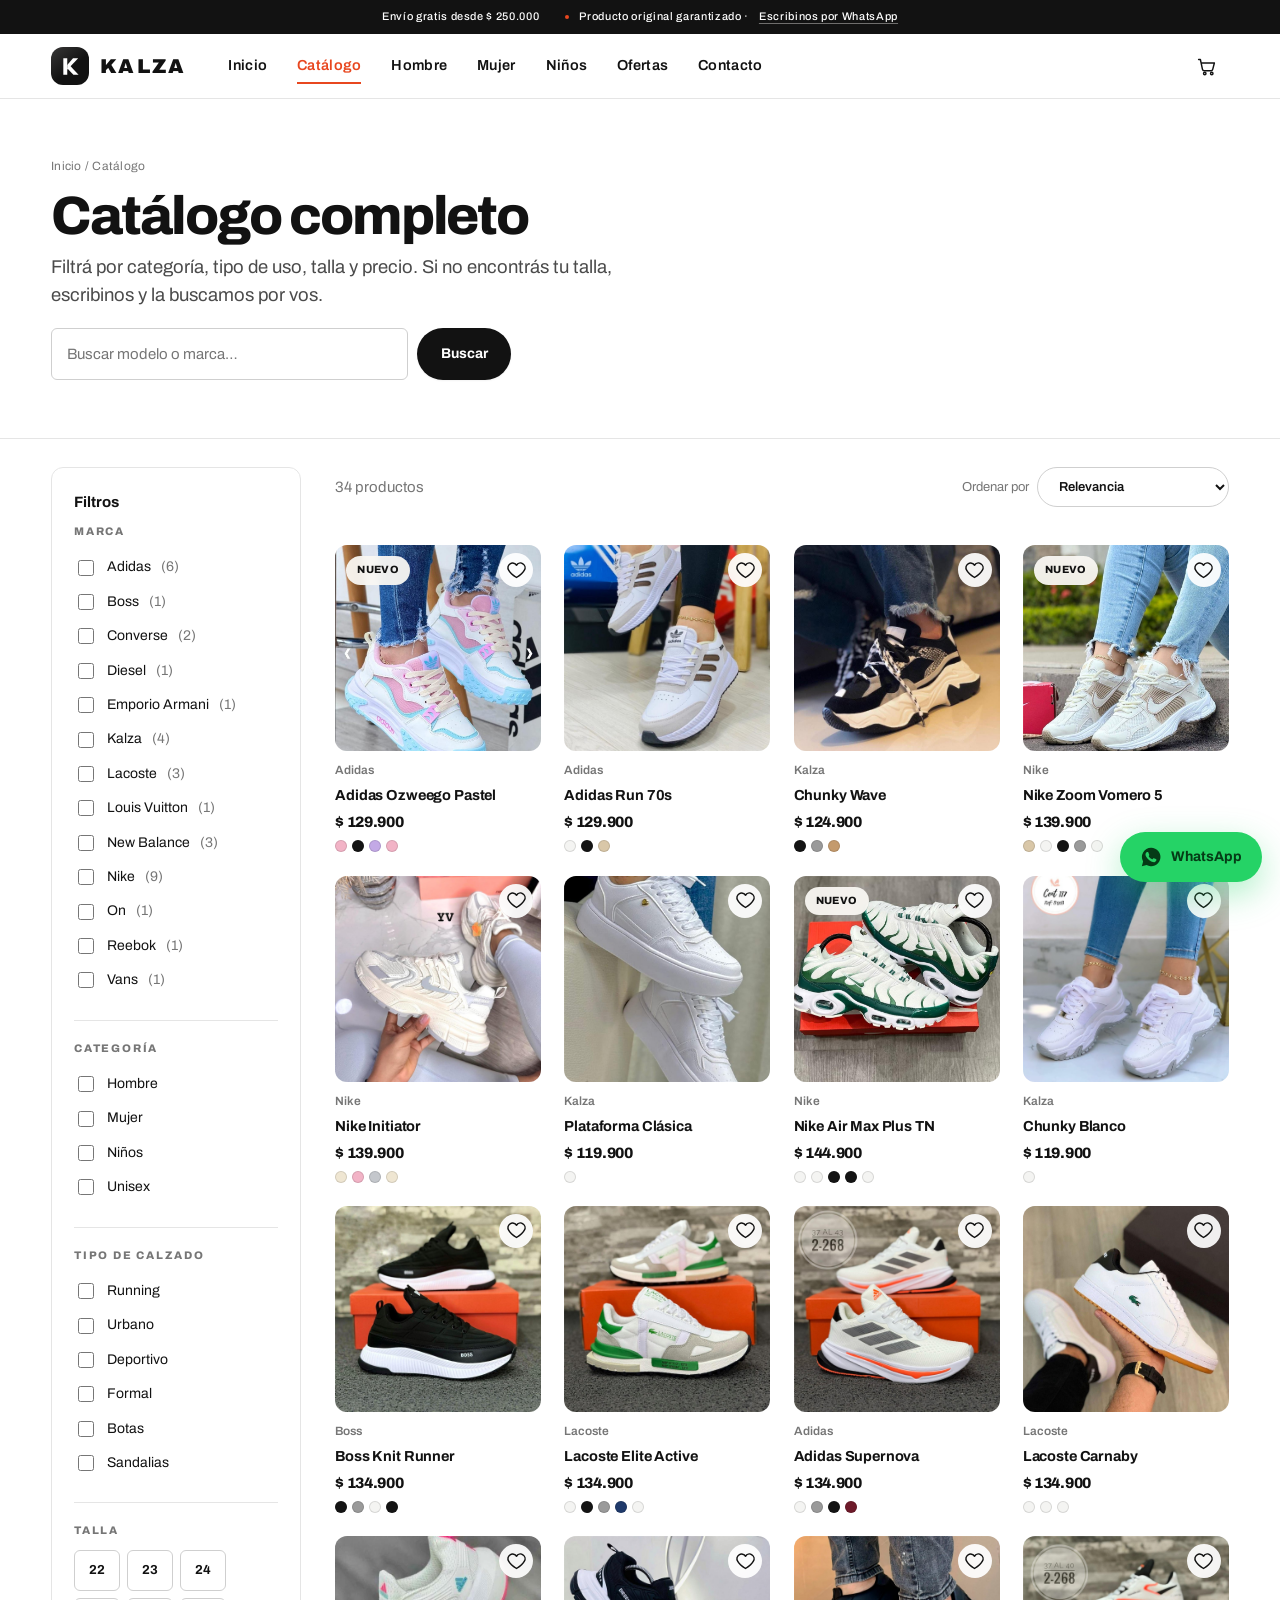
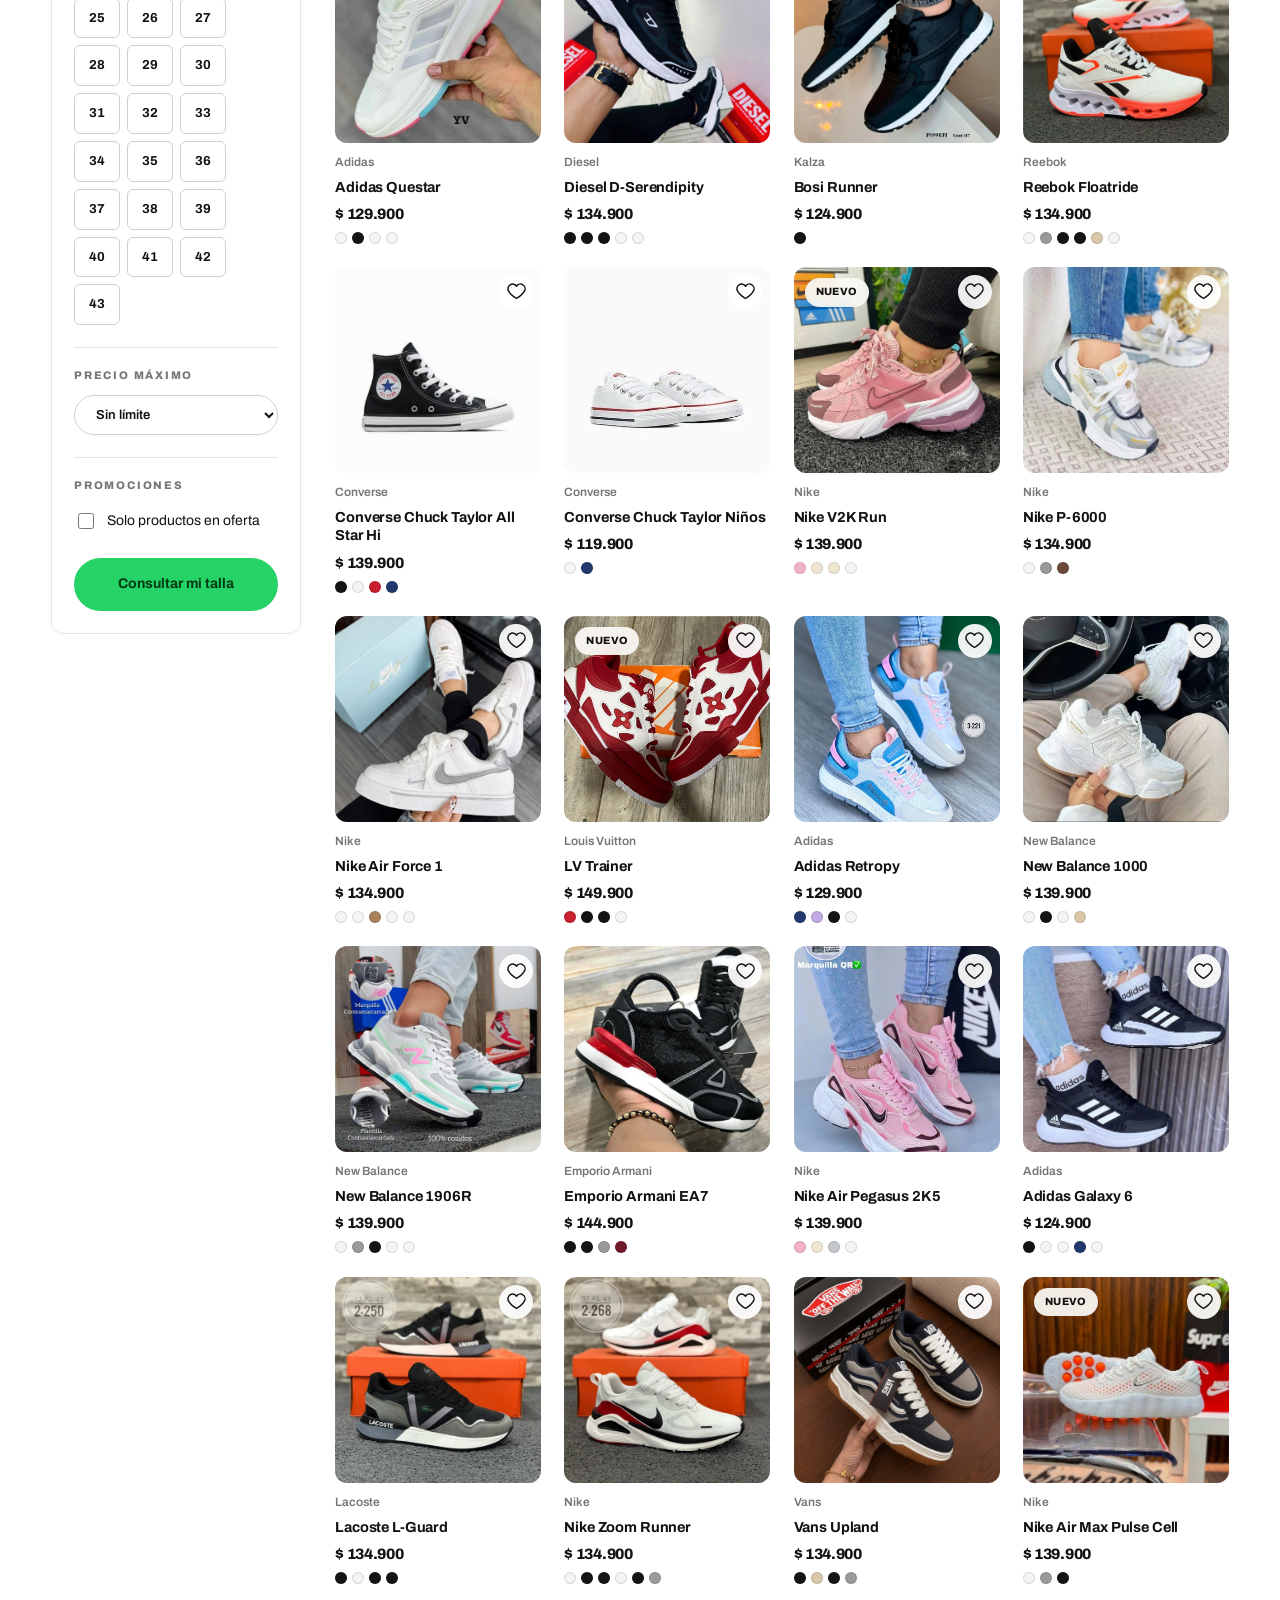
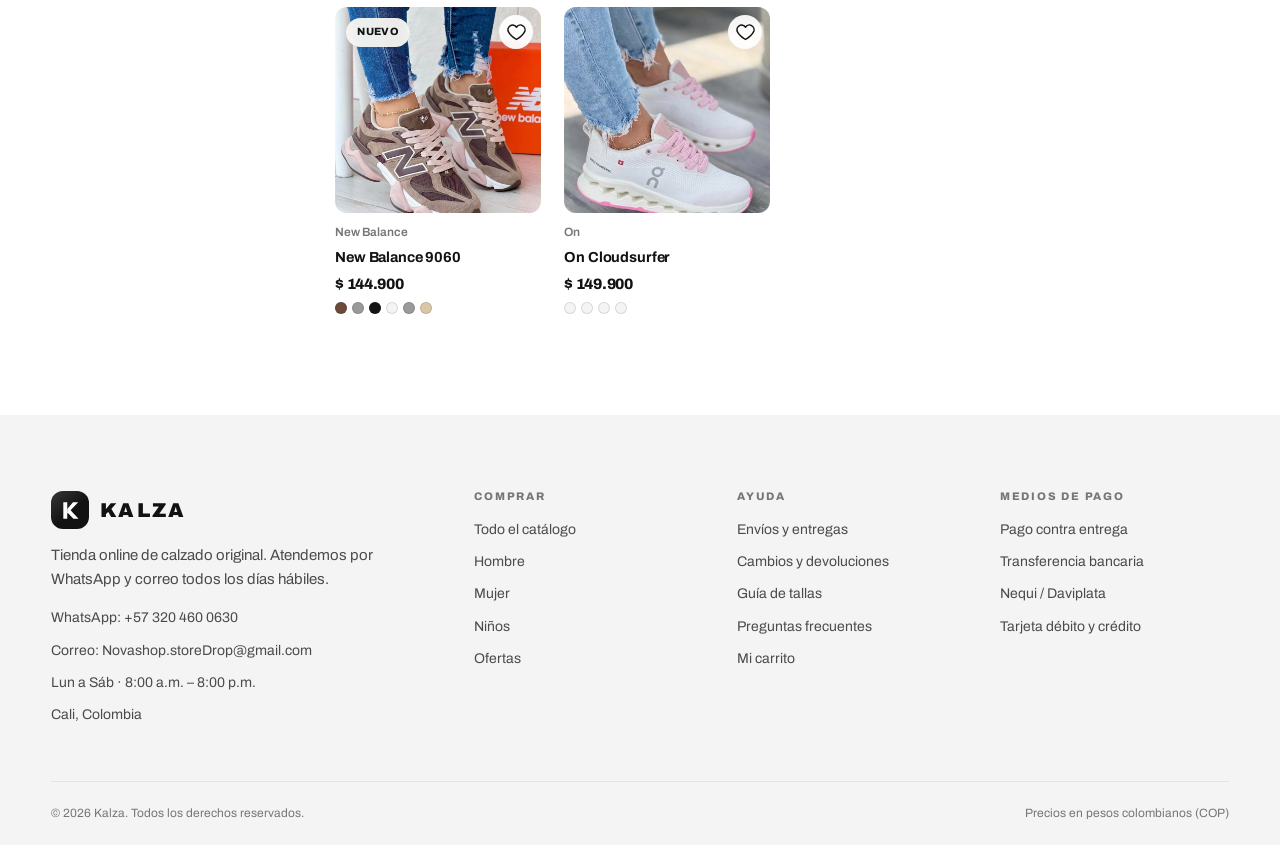
<file: catalogo.html>
<!DOCTYPE html>
<html lang="es-CO">
<head>
<meta charset="utf-8">
<meta name="viewport" content="width=device-width, initial-scale=1">
<title>Catálogo · Kalza</title>
<meta name="description" content="Catálogo completo de calzado Kalza: running, urbano, deportivo, formal, botas y sandalias para hombre, mujer y niños.">
<meta name="theme-color" content="#111110">
<link rel="icon" href="data:image/svg+xml,<svg xmlns='http://www.w3.org/2000/svg' viewBox='0 0 24 24'><rect width='24' height='24' rx='6.5' fill='%23111110'/><g fill='%23faf8f4'><path d='M4.5 3.4h4.1v17.2H4.5z'/><path d='M20 3.4h-5.4L8.6 10.5v5z'/><path d='m11.6 11.3 8.8 9.3h-5.4l-6.4-6.8z'/></g></svg>">
<link rel="stylesheet" href="assets/css/styles.css?v=20261006">
<link rel="stylesheet" href="assets/css/tienda.css?v=20261006">
</head>
<body>
<a class="skip" href="#main">Saltar al contenido</a>

<div class="topbar">
  <div class="wrap">
    <span>Envío gratis desde <span data-free-from></span></span>
    <span class="topbar__extra"><span class="topbar__dot"></span> Producto original garantizado · <a data-wa="Hola Kalza, quiero hacer una consulta.">Escribinos por WhatsApp</a></span>
  </div>
</div>

<header class="header">
  <div class="wrap header__in">
    <button class="icon-btn burger" data-open-menu aria-label="Abrir menú">
      <svg viewBox="0 0 24 24"><path d="M3 6h18M3 12h18M3 18h18"/></svg>
    </button>
    <a class="logo" href="index.html" aria-label="Kalza, inicio">
      <span class="logo__mark"><svg viewBox="0 0 24 24" aria-hidden="true"><path d="M4.5 3.4h4.1v17.2H4.5z"/><path d="M20 3.4h-5.4L8.6 10.5v5z"/><path d="m11.6 11.3 8.8 9.3h-5.4l-6.4-6.8z"/></svg></span>
      <span class="logo__name">Kalza</span>
    </a>
    <nav class="nav" aria-label="Principal">
      <a href="index.html">Inicio</a>
      <a href="catalogo.html" aria-current="page">Catálogo</a>
      <a href="catalogo.html?cat=hombre">Hombre</a>
      <a href="catalogo.html?cat=mujer">Mujer</a>
      <a href="catalogo.html?cat=ninos">Niños</a>
      <a href="catalogo.html?oferta=1">Ofertas</a>
      <a href="contacto.html">Contacto</a>
    </nav>
    <div class="header__actions">
      <button class="icon-btn" data-open-cart aria-label="Abrir carrito">
        <svg viewBox="0 0 24 24"><path d="M3 4h2l2.4 11.2a2 2 0 0 0 2 1.6h7.7a2 2 0 0 0 2-1.5L21 8H6"/><circle cx="10" cy="20" r="1.4"/><circle cx="18" cy="20" r="1.4"/></svg>
        <span class="badge" data-cart-count hidden>0</span>
      </button>
    </div>
  </div>
</header>

<main id="main">

  <section class="page-head">
    <div class="wrap">
      <nav class="crumbs" aria-label="Ruta"><a href="index.html">Inicio</a> / Catálogo</nav>
      <h1 class="h-lg">Catálogo completo</h1>
      <p class="lead" style="margin-top:10px">Filtrá por categoría, tipo de uso, talla y precio. Si no encontrás tu talla, escribinos y la buscamos por vos.</p>
      <form class="coupon" data-search-form style="margin-top:18px;max-width:460px">
        <input class="input" type="search" name="q" placeholder="Buscar modelo o marca…" data-search-input aria-label="Buscar productos">
        <button class="btn btn--solid" type="submit">Buscar</button>
      </form>
    </div>
  </section>

  <section class="section" style="padding-top:28px">
    <div class="wrap">
      <div class="catalog">

        <!-- ===== Filtros ===== -->
        <aside class="filters" data-open="false" aria-label="Filtros">
          <div style="display:flex;justify-content:space-between;align-items:center;margin-bottom:12px">
            <strong>Filtros</strong>
            <button class="icon-btn filters-toggle" data-close-filters aria-label="Cerrar filtros"><svg viewBox="0 0 24 24" style="stroke:currentColor;fill:none;stroke-width:1.7"><path d="M6 6l12 12M18 6 6 18"/></svg></button>
          </div>

          <div class="filters__group">
            <h3>Marca</h3>
            <div data-filter-brands></div>
          </div>

          <div class="filters__group">
            <h3>Categoría</h3>
            <div data-filter-cats></div>
          </div>

          <div class="filters__group">
            <h3>Tipo de calzado</h3>
            <div data-filter-types></div>
          </div>

          <div class="filters__group">
            <h3>Talla</h3>
            <div class="sizes" data-filter-sizes></div>
          </div>

          <div class="filters__group">
            <h3>Precio máximo</h3>
            <select class="select" data-filter-price style="width:100%">
              <option value="">Sin límite</option>
              <option value="125000">Hasta $125.000</option>
              <option value="135000">Hasta $135.000</option>
              <option value="145000">Hasta $145.000</option>
            </select>
          </div>

          <div class="filters__group">
            <h3>Promociones</h3>
            <label class="check"><input type="checkbox" data-filter-sale> Solo productos en oferta</label>
          </div>

          <a class="btn btn--wa btn--block" style="margin-top:20px" data-wa="Hola Kalza, no encuentro mi talla en el catálogo. ¿Me ayudan?">Consultar mi talla</a>
        </aside>

        <!-- ===== Resultados ===== -->
        <div>
          <div class="toolbar">
            <div style="display:flex;gap:12px;align-items:center">
              <button class="btn btn--ghost filters-toggle" data-open-filters>Filtros</button>
              <span class="muted" data-result-count>—</span>
            </div>
            <label style="display:flex;align-items:center;gap:8px;font-size:13px">
              <span class="muted">Ordenar por</span>
              <select class="select" data-sort>
                <option value="relevancia">Relevancia</option>
                <option value="precio-asc">Precio: menor a mayor</option>
                <option value="precio-desc">Precio: mayor a menor</option>
                <option value="descuento">Mayor descuento</option>
              </select>
            </label>
          </div>

          <div class="chips" data-chips></div>
          <div class="grid grid--products" data-catalog-grid></div>
        </div>

      </div>
    </div>
  </section>

</main>

<footer class="footer">
  <div class="wrap">
    <div class="footer__grid">
      <div>
        <a class="logo" href="index.html" aria-label="Kalza, inicio">
      <span class="logo__mark"><svg viewBox="0 0 24 24" aria-hidden="true"><path d="M4.5 3.4h4.1v17.2H4.5z"/><path d="M20 3.4h-5.4L8.6 10.5v5z"/><path d="m11.6 11.3 8.8 9.3h-5.4l-6.4-6.8z"/></svg></span>
      <span class="logo__name">Kalza</span>
    </a>
        <p style="margin-top:14px;color:var(--ink-soft);max-width:38ch">Tienda online de calzado original. Atendemos por WhatsApp y correo todos los días hábiles.</p>
        <ul style="margin-top:16px">
          <li>WhatsApp: <a data-wa="Hola Kalza, quiero información."><span data-store-phone></span></a></li>
          <li>Correo: <a data-mail><span data-store-email></span></a></li>
          <li><span data-store-hours></span></li>
          <li><span data-store-city></span></li>
        </ul>
      </div>
      <div>
        <h4>Comprar</h4>
        <ul>
          <li><a href="catalogo.html">Todo el catálogo</a></li>
          <li><a href="catalogo.html?cat=hombre">Hombre</a></li>
          <li><a href="catalogo.html?cat=mujer">Mujer</a></li>
          <li><a href="catalogo.html?cat=ninos">Niños</a></li>
          <li><a href="catalogo.html?oferta=1">Ofertas</a></li>
        </ul>
      </div>
      <div>
        <h4>Ayuda</h4>
        <ul>
          <li><a href="contacto.html#envios">Envíos y entregas</a></li>
          <li><a href="contacto.html#cambios">Cambios y devoluciones</a></li>
          <li><a href="contacto.html#tallas">Guía de tallas</a></li>
          <li><a href="contacto.html#faq">Preguntas frecuentes</a></li>
          <li><a href="carrito.html">Mi carrito</a></li>
        </ul>
      </div>
      <div>
        <h4>Medios de pago</h4>
        <ul>
          <li>Pago contra entrega</li>
          <li>Transferencia bancaria</li>
          <li>Nequi / Daviplata</li>
          <li>Tarjeta débito y crédito</li>
        </ul>
      </div>
    </div>
    <div class="footer__bottom">
      <span>© <span data-year></span> Kalza. Todos los derechos reservados.</span>
      <span>Precios en pesos colombianos (COP)</span>
    </div>
  </div>
</footer>

<div class="drawer-nav" data-menu data-open="false">
  <div class="drawer-nav__scrim"></div>
  <div class="drawer-nav__panel" role="dialog" aria-label="Menú">
    <div class="drawer-nav__head">
      <span class="logo">
      <span class="logo__mark"><svg viewBox="0 0 24 24" aria-hidden="true"><path d="M4.5 3.4h4.1v17.2H4.5z"/><path d="M20 3.4h-5.4L8.6 10.5v5z"/><path d="m11.6 11.3 8.8 9.3h-5.4l-6.4-6.8z"/></svg></span>
      <span class="logo__name">Kalza</span>
    </span>
    </span>
      <button class="icon-btn" data-close-menu aria-label="Cerrar menú"><svg viewBox="0 0 24 24"><path d="M6 6l12 12M18 6 6 18"/></svg></button>
    </div>
    <a href="index.html">Inicio</a>
    <a href="catalogo.html">Catálogo</a>
    <a href="catalogo.html?cat=hombre">Hombre</a>
    <a href="catalogo.html?cat=mujer">Mujer</a>
    <a href="catalogo.html?cat=ninos">Niños</a>
    <a href="catalogo.html?oferta=1">Ofertas</a>
    <a href="carrito.html">Carrito</a>
    <a href="contacto.html">Contacto</a>
  </div>
</div>

<div class="drawer" data-cart-drawer data-open="false">
  <div class="drawer__scrim"></div>
  <aside class="drawer__panel" role="dialog" aria-label="Carrito de compras">
    <header class="drawer__head">
      <strong>Tu carrito</strong>
      <button class="icon-btn" data-close-cart aria-label="Cerrar carrito"><svg viewBox="0 0 24 24"><path d="M6 6l12 12M18 6 6 18"/></svg></button>
    </header>
    <div class="drawer__body" data-drawer-body></div>
    <footer class="drawer__foot">
      <div class="totals">
        <div><span>Subtotal</span><span data-drawer-subtotal>$0</span></div>
        <div><span>Envío</span><span data-drawer-shipping>—</span></div>
        <div class="grand"><span>Total</span><span data-drawer-total>$0</span></div>
      </div>
      <a class="btn btn--wa btn--block" data-drawer-wa data-drawer-checkout target="_blank" rel="noopener">Finalizar por WhatsApp</a>
      <a class="btn btn--ghost btn--block" href="carrito.html">Ver carrito completo</a>
    </footer>
  </aside>
</div>

<a class="wa-float" data-wa="Hola Kalza, quiero información sobre sus zapatos." aria-label="Escribir por WhatsApp">
  <svg viewBox="0 0 24 24"><path d="M12 2a10 10 0 0 0-8.6 15L2 22l5.2-1.4A10 10 0 1 0 12 2zm5.6 14.2c-.2.7-1.3 1.3-1.9 1.4-.5.1-1.1.1-1.8-.1-.4-.1-1-.3-1.7-.6-3-1.3-4.9-4.3-5-4.5-.2-.2-1.2-1.6-1.2-3s.7-2.1 1-2.4c.3-.3.6-.4.8-.4h.6c.2 0 .5-.1.7.5l1 2.4c.1.2.1.4 0 .6l-.4.6c-.1.2-.3.3-.1.6.1.3.6 1.2 1.4 1.9 1 .9 1.8 1.2 2.1 1.3.3.1.4.1.6-.1l.8-1c.2-.2.4-.2.6-.1l2.2 1c.3.2.4.2.5.4.1.1.1.6-.1 1.3z"/></svg>
  <b>WhatsApp</b>
</a>

<script src="assets/js/data.js?v=20261006"></script>
<script src="assets/js/app.js?v=20261006"></script>
</body>
</html>
</file>
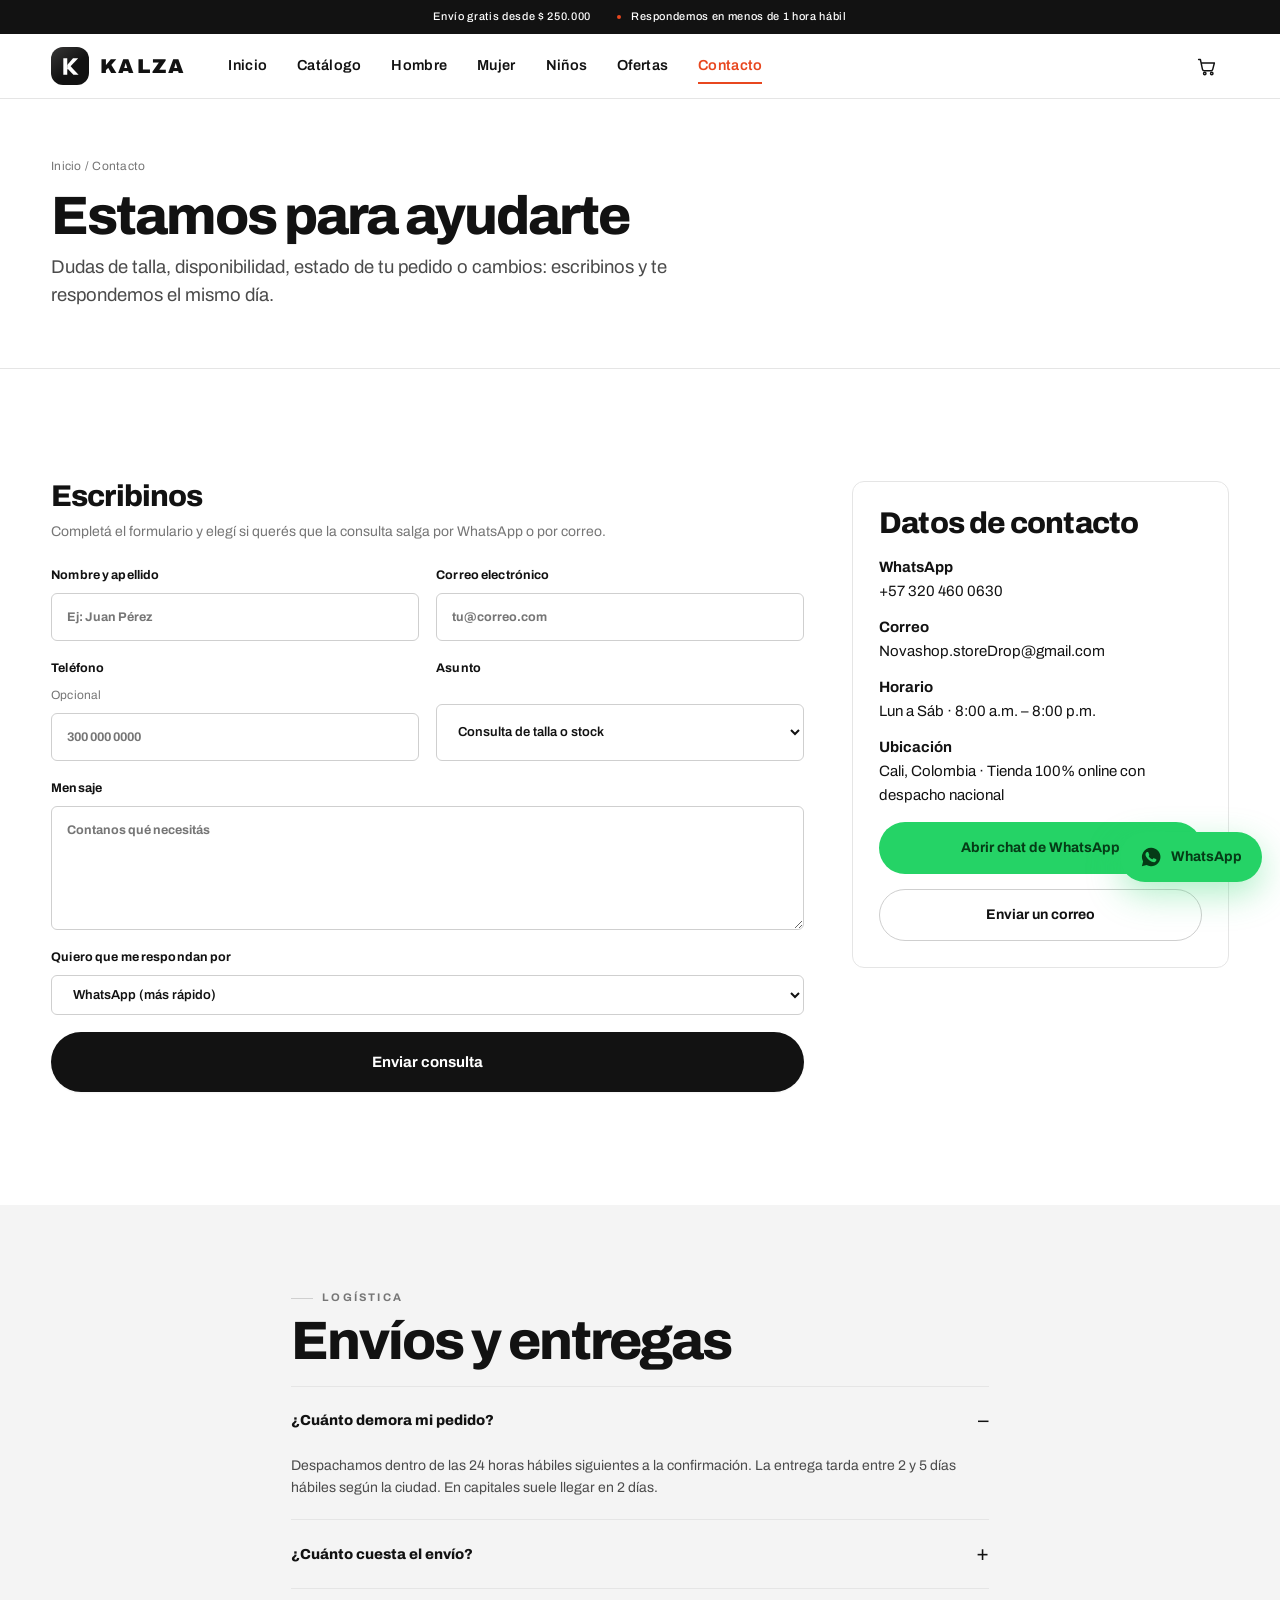
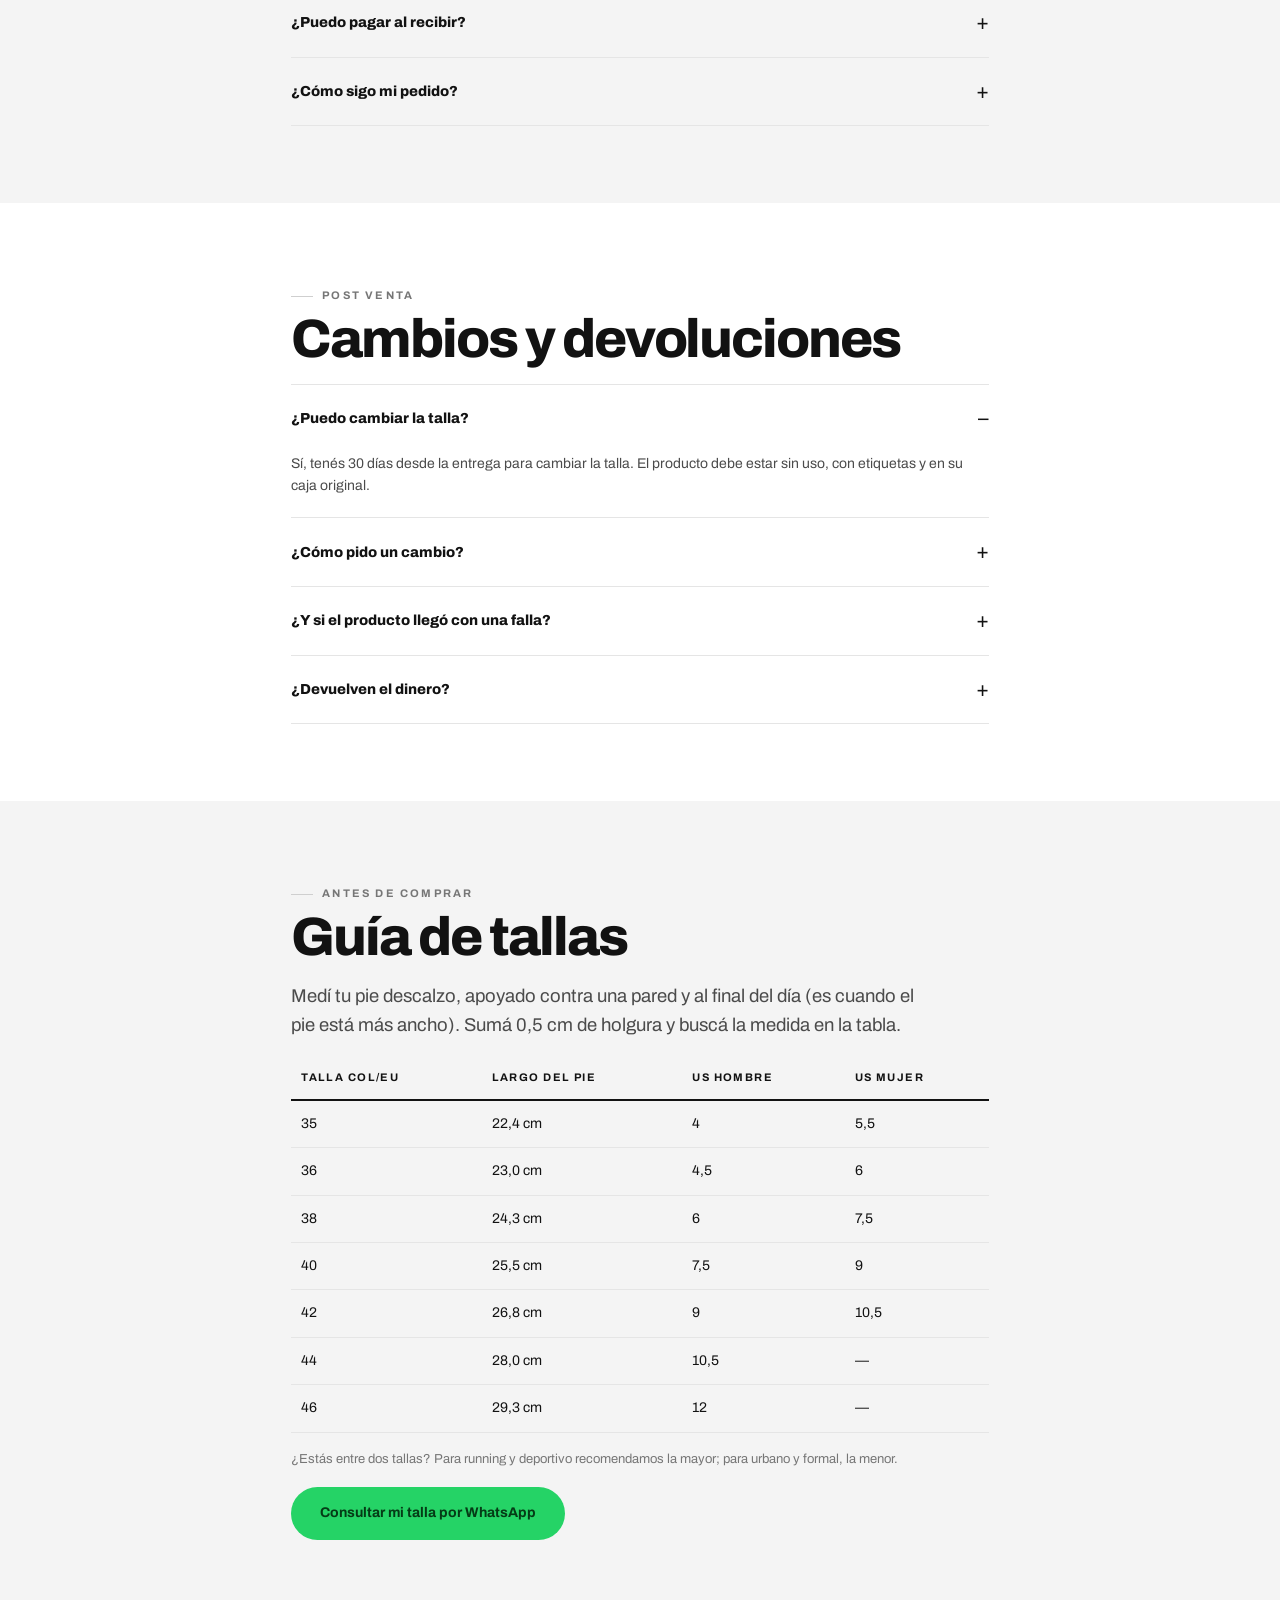
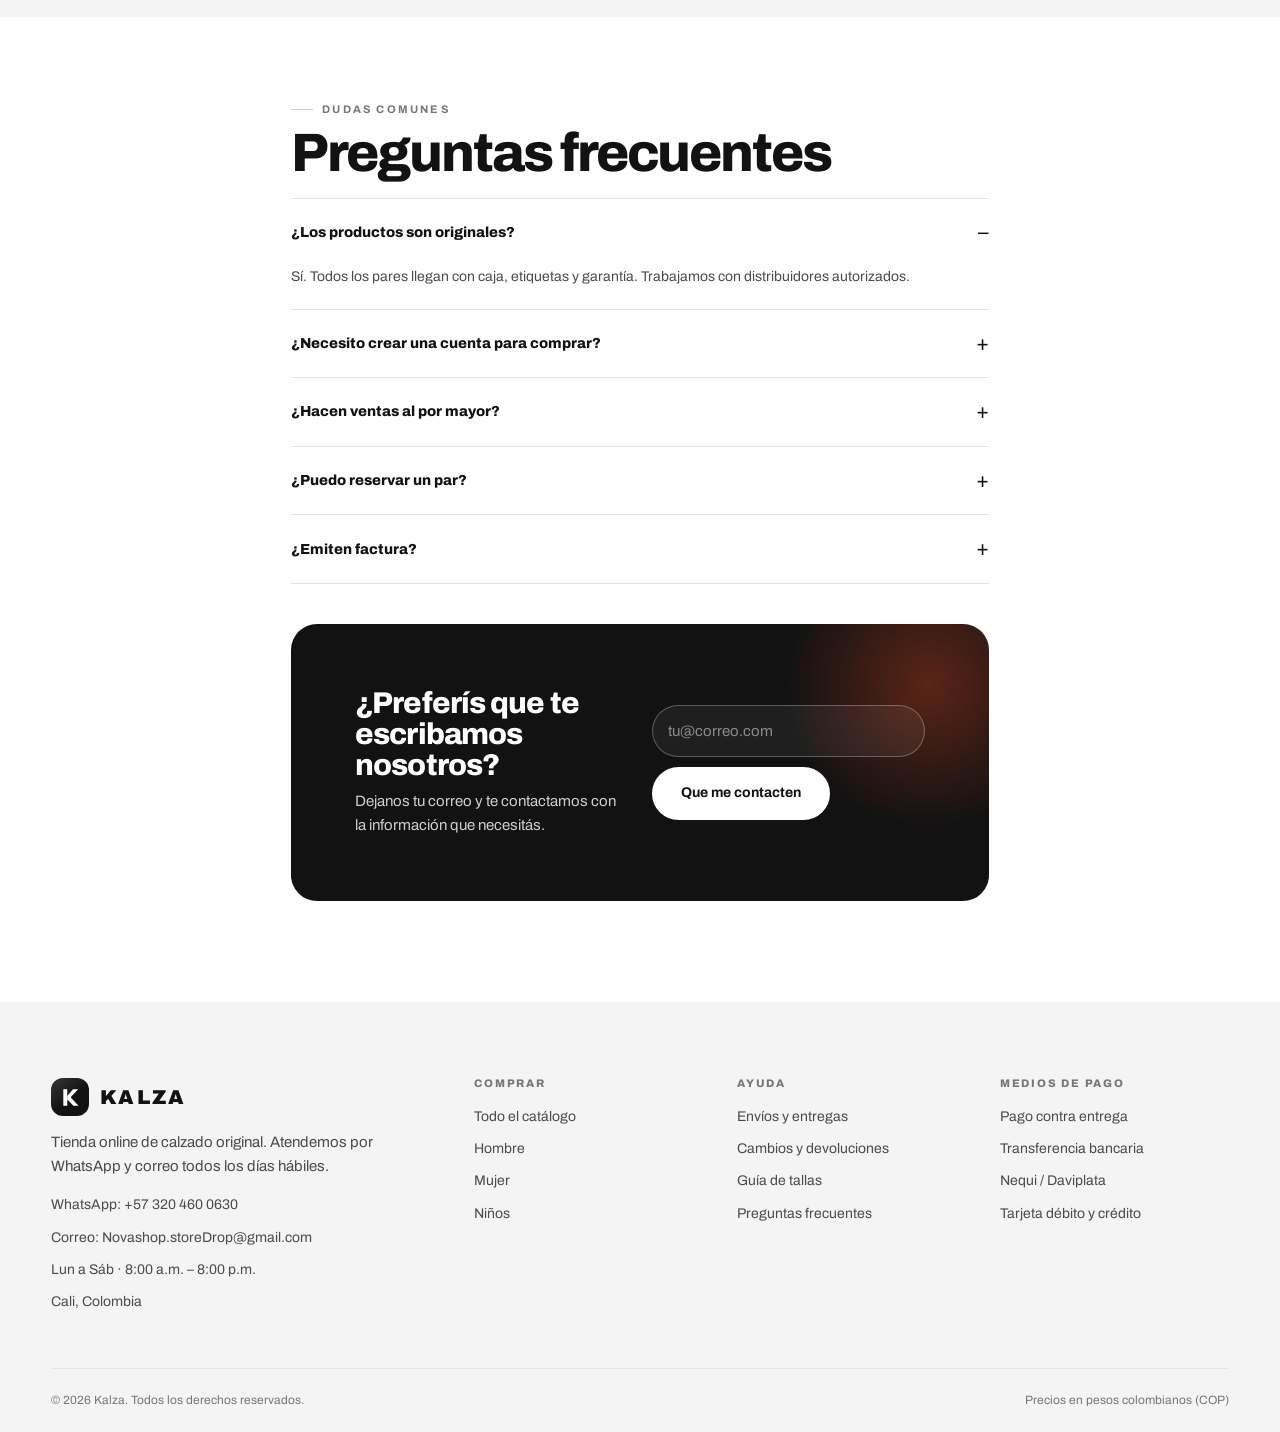
<file: contacto.html>
<!DOCTYPE html>
<html lang="es-CO">
<head>
<meta charset="utf-8">
<meta name="viewport" content="width=device-width, initial-scale=1">
<title>Contacto y ayuda · Kalza</title>
<meta name="description" content="Escribinos por WhatsApp o correo. Información de envíos, cambios, devoluciones, guía de tallas y preguntas frecuentes de Kalza.">
<meta name="theme-color" content="#111110">
<link rel="icon" href="data:image/svg+xml,<svg xmlns='http://www.w3.org/2000/svg' viewBox='0 0 24 24'><rect width='24' height='24' rx='6.5' fill='%23111110'/><g fill='%23faf8f4'><path d='M4.5 3.4h4.1v17.2H4.5z'/><path d='M20 3.4h-5.4L8.6 10.5v5z'/><path d='m11.6 11.3 8.8 9.3h-5.4l-6.4-6.8z'/></g></svg>">
<link rel="stylesheet" href="assets/css/styles.css?v=20261006">
<link rel="stylesheet" href="assets/css/tienda.css?v=20261006">
</head>
<body>
<a class="skip" href="#main">Saltar al contenido</a>

<div class="topbar">
  <div class="wrap">
    <span>Envío gratis desde <span data-free-from></span></span>
    <span class="topbar__extra"><span class="topbar__dot"></span> Respondemos en menos de 1 hora hábil</span>
  </div>
</div>

<header class="header">
  <div class="wrap header__in">
    <button class="icon-btn burger" data-open-menu aria-label="Abrir menú">
      <svg viewBox="0 0 24 24"><path d="M3 6h18M3 12h18M3 18h18"/></svg>
    </button>
    <a class="logo" href="index.html" aria-label="Kalza, inicio">
      <span class="logo__mark"><svg viewBox="0 0 24 24" aria-hidden="true"><path d="M4.5 3.4h4.1v17.2H4.5z"/><path d="M20 3.4h-5.4L8.6 10.5v5z"/><path d="m11.6 11.3 8.8 9.3h-5.4l-6.4-6.8z"/></svg></span>
      <span class="logo__name">Kalza</span>
    </a>
    <nav class="nav" aria-label="Principal">
      <a href="index.html">Inicio</a>
      <a href="catalogo.html">Catálogo</a>
      <a href="catalogo.html?cat=hombre">Hombre</a>
      <a href="catalogo.html?cat=mujer">Mujer</a>
      <a href="catalogo.html?cat=ninos">Niños</a>
      <a href="catalogo.html?oferta=1">Ofertas</a>
      <a href="contacto.html" aria-current="page">Contacto</a>
    </nav>
    <div class="header__actions">
      <button class="icon-btn" data-open-cart aria-label="Abrir carrito">
        <svg viewBox="0 0 24 24"><path d="M3 4h2l2.4 11.2a2 2 0 0 0 2 1.6h7.7a2 2 0 0 0 2-1.5L21 8H6"/><circle cx="10" cy="20" r="1.4"/><circle cx="18" cy="20" r="1.4"/></svg>
        <span class="badge" data-cart-count hidden>0</span>
      </button>
    </div>
  </div>
</header>

<main id="main">
  <section class="page-head">
    <div class="wrap">
      <nav class="crumbs" aria-label="Ruta"><a href="index.html">Inicio</a> / Contacto</nav>
      <h1 class="h-lg">Estamos para ayudarte</h1>
      <p class="lead" style="margin-top:10px">Dudas de talla, disponibilidad, estado de tu pedido o cambios: escribinos y te respondemos el mismo día.</p>
    </div>
  </section>

  <!-- ===== Canales + formulario ===== -->
  <section class="section reveal">
    <div class="wrap">
      <div class="cart-layout">
        <div>
          <h2 class="h-md">Escribinos</h2>
          <p class="muted" style="margin:8px 0 22px;font-size:14px">Completá el formulario y elegí si querés que la consulta salga por WhatsApp o por correo.</p>

          <form class="form" data-contact-form>
            <div class="form-row">
              <label>Nombre y apellido
                <input class="input" name="nombre" required placeholder="Ej: Juan Pérez">
              </label>
              <label>Correo electrónico
                <input class="input" type="email" name="correo" required placeholder="tu@correo.com">
              </label>
            </div>
            <div class="form-row">
              <label>Teléfono <span class="hint">Opcional</span>
                <input class="input" type="tel" name="telefono" placeholder="300 000 0000">
              </label>
              <label>Asunto
                <select class="select" name="asunto" style="border-radius:var(--radius)">
                  <option>Consulta de talla o stock</option>
                  <option>Estado de mi pedido</option>
                  <option>Cambio o devolución</option>
                  <option>Compra al por mayor</option>
                  <option>Otra consulta</option>
                </select>
              </label>
            </div>
            <label>Mensaje
              <textarea class="input" name="mensaje" required placeholder="Contanos qué necesitás"></textarea>
            </label>
            <label>Quiero que me respondan por
              <select class="select" name="canal" style="border-radius:var(--radius)">
                <option value="whatsapp">WhatsApp (más rápido)</option>
                <option value="email">Correo electrónico</option>
              </select>
            </label>
            <button class="btn btn--solid btn--lg" type="submit">Enviar consulta</button>
          </form>
        </div>

        <aside class="summary">
          <h2 class="h-md">Datos de contacto</h2>
          <ul style="display:grid;gap:12px">
            <li><strong>WhatsApp</strong><br><a data-wa="Hola Kalza, quiero hacer una consulta."><span data-store-phone></span></a></li>
            <li><strong>Correo</strong><br><a data-mail><span data-store-email></span></a></li>
            <li><strong>Horario</strong><br><span data-store-hours></span></li>
            <li><strong>Ubicación</strong><br><span data-store-city></span> · Tienda 100% online con despacho nacional</li>
          </ul>
          <a class="btn btn--wa btn--block" data-wa="Hola Kalza, quiero hacer una consulta.">Abrir chat de WhatsApp</a>
          <a class="btn btn--ghost btn--block" data-mail>Enviar un correo</a>
        </aside>
      </div>
    </div>
  </section>

  <!-- ===== Envíos ===== -->
  <section class="section section--alt reveal" id="envios">
    <div class="wrap faq">
      <span class="eyebrow">Logística</span>
      <h2 class="h-lg" style="margin:8px 0 18px">Envíos y entregas</h2>
      <div class="accordion">
        <details open>
          <summary>¿Cuánto demora mi pedido?</summary>
          <div class="body">Despachamos dentro de las 24 horas hábiles siguientes a la confirmación. La entrega tarda entre 2 y 5 días hábiles según la ciudad. En capitales suele llegar en 2 días.</div>
        </details>
        <details>
          <summary>¿Cuánto cuesta el envío?</summary>
          <div class="body">El envío tiene un costo fijo de $15.000 y es <strong>gratis</strong> en compras superiores a <span data-free-from></span>. El costo se calcula automáticamente en el carrito.</div>
        </details>
        <details>
          <summary>¿Puedo pagar al recibir?</summary>
          <div class="body">Sí. El pago contra entrega está disponible en la mayoría de ciudades del país. También aceptamos transferencia, Nequi, Daviplata y tarjeta débito o crédito.</div>
        </details>
        <details>
          <summary>¿Cómo sigo mi pedido?</summary>
          <div class="body">Al despachar te enviamos por WhatsApp la transportadora y el número de guía para que lo sigas en tiempo real.</div>
        </details>
      </div>
    </div>
  </section>

  <!-- ===== Cambios ===== -->
  <section class="section" id="cambios">
    <div class="wrap faq">
      <span class="eyebrow">Post venta</span>
      <h2 class="h-lg" style="margin:8px 0 18px">Cambios y devoluciones</h2>
      <div class="accordion">
        <details open>
          <summary>¿Puedo cambiar la talla?</summary>
          <div class="body">Sí, tenés 30 días desde la entrega para cambiar la talla. El producto debe estar sin uso, con etiquetas y en su caja original.</div>
        </details>
        <details>
          <summary>¿Cómo pido un cambio?</summary>
          <div class="body">Escribinos por WhatsApp con tu número de pedido y la talla que necesitás. Coordinamos la recolección y el envío del nuevo par.</div>
        </details>
        <details>
          <summary>¿Y si el producto llegó con una falla?</summary>
          <div class="body">Todos los modelos tienen 6 meses de garantía por defectos de fábrica. Enviá fotos por WhatsApp y lo resolvemos con cambio o devolución del dinero.</div>
        </details>
        <details>
          <summary>¿Devuelven el dinero?</summary>
          <div class="body">Sí, si no querés otro modelo devolvemos el 100% del valor pagado dentro de los 5 días hábiles siguientes a recibir el producto de vuelta.</div>
        </details>
      </div>
    </div>
  </section>

  <!-- ===== Tallas ===== -->
  <section class="section section--alt reveal" id="tallas">
    <div class="wrap faq">
      <span class="eyebrow">Antes de comprar</span>
      <h2 class="h-lg" style="margin:8px 0 18px">Guía de tallas</h2>
      <p class="lead" style="margin-bottom:18px">Medí tu pie descalzo, apoyado contra una pared y al final del día (es cuando el pie está más ancho). Sumá 0,5 cm de holgura y buscá la medida en la tabla.</p>
      <div style="overflow-x:auto">
        <table class="table">
          <thead>
            <tr>
              <th>Talla COL/EU</th>
              <th>Largo del pie</th>
              <th>US Hombre</th>
              <th>US Mujer</th>
            </tr>
          </thead>
          <tbody>
            <tr><td>35</td><td>22,4 cm</td><td>4</td><td>5,5</td></tr>
            <tr><td>36</td><td>23,0 cm</td><td>4,5</td><td>6</td></tr>
            <tr><td>38</td><td>24,3 cm</td><td>6</td><td>7,5</td></tr>
            <tr><td>40</td><td>25,5 cm</td><td>7,5</td><td>9</td></tr>
            <tr><td>42</td><td>26,8 cm</td><td>9</td><td>10,5</td></tr>
            <tr><td>44</td><td>28,0 cm</td><td>10,5</td><td>—</td></tr>
            <tr><td>46</td><td>29,3 cm</td><td>12</td><td>—</td></tr>
          </tbody>
        </table>
      </div>
      <p class="muted" style="margin-top:16px;font-size:13px">¿Estás entre dos tallas? Para running y deportivo recomendamos la mayor; para urbano y formal, la menor.</p>
      <a class="btn btn--wa" style="margin-top:18px" data-wa="Hola Kalza, tengo dudas con mi talla. Mi pie mide ___ cm.">Consultar mi talla por WhatsApp</a>
    </div>
  </section>

  <!-- ===== FAQ ===== -->
  <section class="section" id="faq">
    <div class="wrap faq">
      <span class="eyebrow">Dudas comunes</span>
      <h2 class="h-lg" style="margin:8px 0 18px">Preguntas frecuentes</h2>
      <div class="accordion">
        <details open>
          <summary>¿Los productos son originales?</summary>
          <div class="body">Sí. Todos los pares llegan con caja, etiquetas y garantía. Trabajamos con distribuidores autorizados.</div>
        </details>
        <details>
          <summary>¿Necesito crear una cuenta para comprar?</summary>
          <div class="body">No. Agregás los productos al carrito, completás tus datos y confirmamos el pedido por WhatsApp en un par de mensajes.</div>
        </details>
        <details>
          <summary>¿Hacen ventas al por mayor?</summary>
          <div class="body">Sí, desde 6 pares tenemos precio mayorista. Escribinos indicando modelos y cantidades y te pasamos la lista.</div>
        </details>
        <details>
          <summary>¿Puedo reservar un par?</summary>
          <div class="body">Reservamos hasta 48 horas sin costo. Escribinos con el modelo, color y talla que querés apartar.</div>
        </details>
        <details>
          <summary>¿Emiten factura?</summary>
          <div class="body">Sí, emitimos factura electrónica. Indicalo al confirmar el pedido junto con tus datos de facturación.</div>
        </details>
      </div>

      <div class="newsletter" style="margin-top:40px">
        <div>
          <h2 class="h-md">¿Preferís que te escribamos nosotros?</h2>
          <p style="margin-top:8px;opacity:.8">Dejanos tu correo y te contactamos con la información que necesitás.</p>
        </div>
        <form data-newsletter>
          <input class="input" type="email" placeholder="tu@correo.com" required aria-label="Tu correo">
          <button class="btn btn--light" type="submit">Que me contacten</button>
        </form>
      </div>
    </div>
  </section>
</main>

<footer class="footer">
  <div class="wrap">
    <div class="footer__grid">
      <div>
        <a class="logo" href="index.html" aria-label="Kalza, inicio">
      <span class="logo__mark"><svg viewBox="0 0 24 24" aria-hidden="true"><path d="M4.5 3.4h4.1v17.2H4.5z"/><path d="M20 3.4h-5.4L8.6 10.5v5z"/><path d="m11.6 11.3 8.8 9.3h-5.4l-6.4-6.8z"/></svg></span>
      <span class="logo__name">Kalza</span>
    </a>
        <p style="margin-top:14px;color:var(--ink-soft);max-width:38ch">Tienda online de calzado original. Atendemos por WhatsApp y correo todos los días hábiles.</p>
        <ul style="margin-top:16px">
          <li>WhatsApp: <a data-wa="Hola Kalza, quiero información."><span data-store-phone></span></a></li>
          <li>Correo: <a data-mail><span data-store-email></span></a></li>
          <li><span data-store-hours></span></li>
          <li><span data-store-city></span></li>
        </ul>
      </div>
      <div>
        <h4>Comprar</h4>
        <ul>
          <li><a href="catalogo.html">Todo el catálogo</a></li>
          <li><a href="catalogo.html?cat=hombre">Hombre</a></li>
          <li><a href="catalogo.html?cat=mujer">Mujer</a></li>
          <li><a href="catalogo.html?cat=ninos">Niños</a></li>
        </ul>
      </div>
      <div>
        <h4>Ayuda</h4>
        <ul>
          <li><a href="#envios">Envíos y entregas</a></li>
          <li><a href="#cambios">Cambios y devoluciones</a></li>
          <li><a href="#tallas">Guía de tallas</a></li>
          <li><a href="#faq">Preguntas frecuentes</a></li>
        </ul>
      </div>
      <div>
        <h4>Medios de pago</h4>
        <ul>
          <li>Pago contra entrega</li>
          <li>Transferencia bancaria</li>
          <li>Nequi / Daviplata</li>
          <li>Tarjeta débito y crédito</li>
        </ul>
      </div>
    </div>
    <div class="footer__bottom">
      <span>© <span data-year></span> Kalza. Todos los derechos reservados.</span>
      <span>Precios en pesos colombianos (COP)</span>
    </div>
  </div>
</footer>

<div class="drawer-nav" data-menu data-open="false">
  <div class="drawer-nav__scrim"></div>
  <div class="drawer-nav__panel" role="dialog" aria-label="Menú">
    <div class="drawer-nav__head">
      <span class="logo">
      <span class="logo__mark"><svg viewBox="0 0 24 24" aria-hidden="true"><path d="M4.5 3.4h4.1v17.2H4.5z"/><path d="M20 3.4h-5.4L8.6 10.5v5z"/><path d="m11.6 11.3 8.8 9.3h-5.4l-6.4-6.8z"/></svg></span>
      <span class="logo__name">Kalza</span>
    </span>
    </span>
      <button class="icon-btn" data-close-menu aria-label="Cerrar menú"><svg viewBox="0 0 24 24"><path d="M6 6l12 12M18 6 6 18"/></svg></button>
    </div>
    <a href="index.html">Inicio</a>
    <a href="catalogo.html">Catálogo</a>
    <a href="catalogo.html?cat=hombre">Hombre</a>
    <a href="catalogo.html?cat=mujer">Mujer</a>
    <a href="catalogo.html?cat=ninos">Niños</a>
    <a href="carrito.html">Carrito</a>
    <a href="contacto.html">Contacto</a>
  </div>
</div>

<div class="drawer" data-cart-drawer data-open="false">
  <div class="drawer__scrim"></div>
  <aside class="drawer__panel" role="dialog" aria-label="Carrito de compras">
    <header class="drawer__head">
      <strong>Tu carrito</strong>
      <button class="icon-btn" data-close-cart aria-label="Cerrar carrito"><svg viewBox="0 0 24 24"><path d="M6 6l12 12M18 6 6 18"/></svg></button>
    </header>
    <div class="drawer__body" data-drawer-body></div>
    <footer class="drawer__foot">
      <div class="totals">
        <div><span>Subtotal</span><span data-drawer-subtotal>$0</span></div>
        <div><span>Envío</span><span data-drawer-shipping>—</span></div>
        <div class="grand"><span>Total</span><span data-drawer-total>$0</span></div>
      </div>
      <a class="btn btn--wa btn--block" data-drawer-wa data-drawer-checkout target="_blank" rel="noopener">Finalizar por WhatsApp</a>
      <a class="btn btn--ghost btn--block" href="carrito.html">Ver carrito completo</a>
    </footer>
  </aside>
</div>

<a class="wa-float" data-wa="Hola Kalza, quiero hacer una consulta." aria-label="Escribir por WhatsApp">
  <svg viewBox="0 0 24 24"><path d="M12 2a10 10 0 0 0-8.6 15L2 22l5.2-1.4A10 10 0 1 0 12 2zm5.6 14.2c-.2.7-1.3 1.3-1.9 1.4-.5.1-1.1.1-1.8-.1-.4-.1-1-.3-1.7-.6-3-1.3-4.9-4.3-5-4.5-.2-.2-1.2-1.6-1.2-3s.7-2.1 1-2.4c.3-.3.6-.4.8-.4h.6c.2 0 .5-.1.7.5l1 2.4c.1.2.1.4 0 .6l-.4.6c-.1.2-.3.3-.1.6.1.3.6 1.2 1.4 1.9 1 .9 1.8 1.2 2.1 1.3.3.1.4.1.6-.1l.8-1c.2-.2.4-.2.6-.1l2.2 1c.3.2.4.2.5.4.1.1.1.6-.1 1.3z"/></svg>
  <b>WhatsApp</b>
</a>

<script src="assets/js/data.js?v=20261006"></script>
<script src="assets/js/app.js?v=20261006"></script>
</body>
</html>
</file>
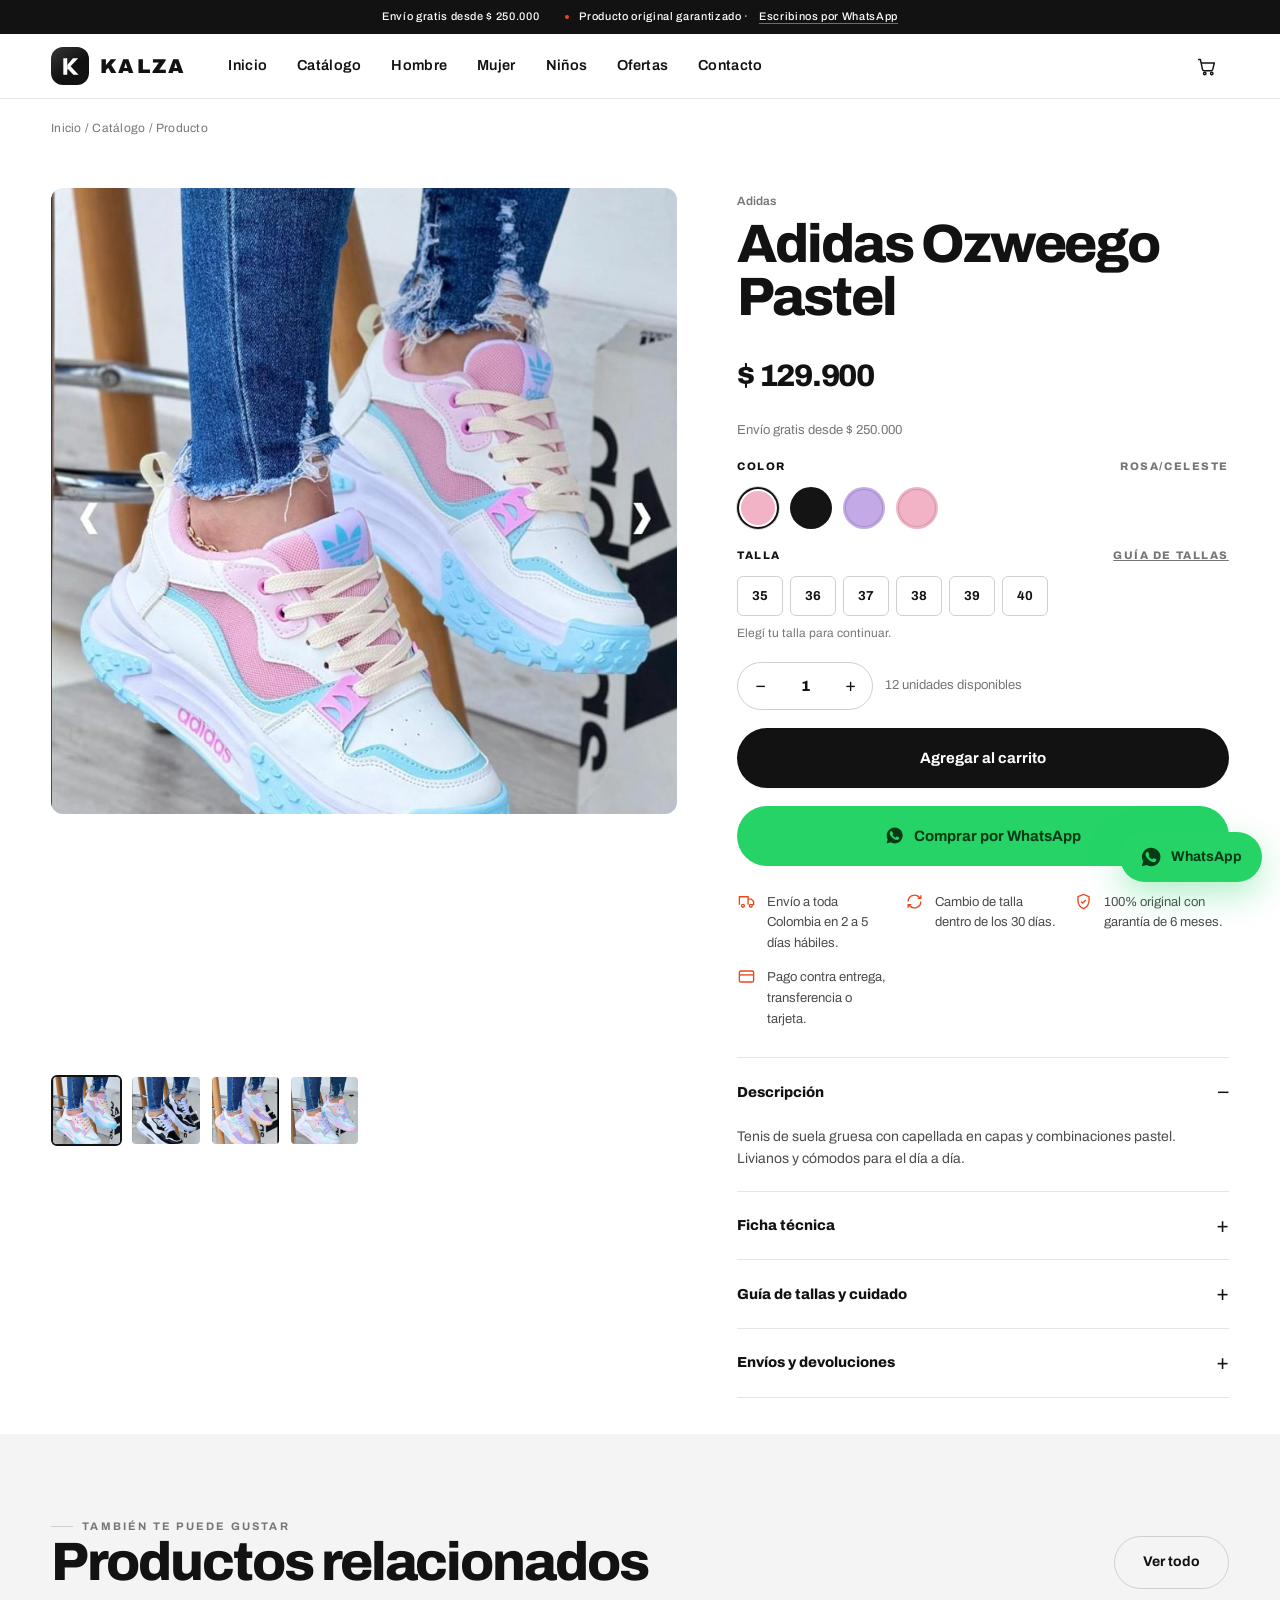
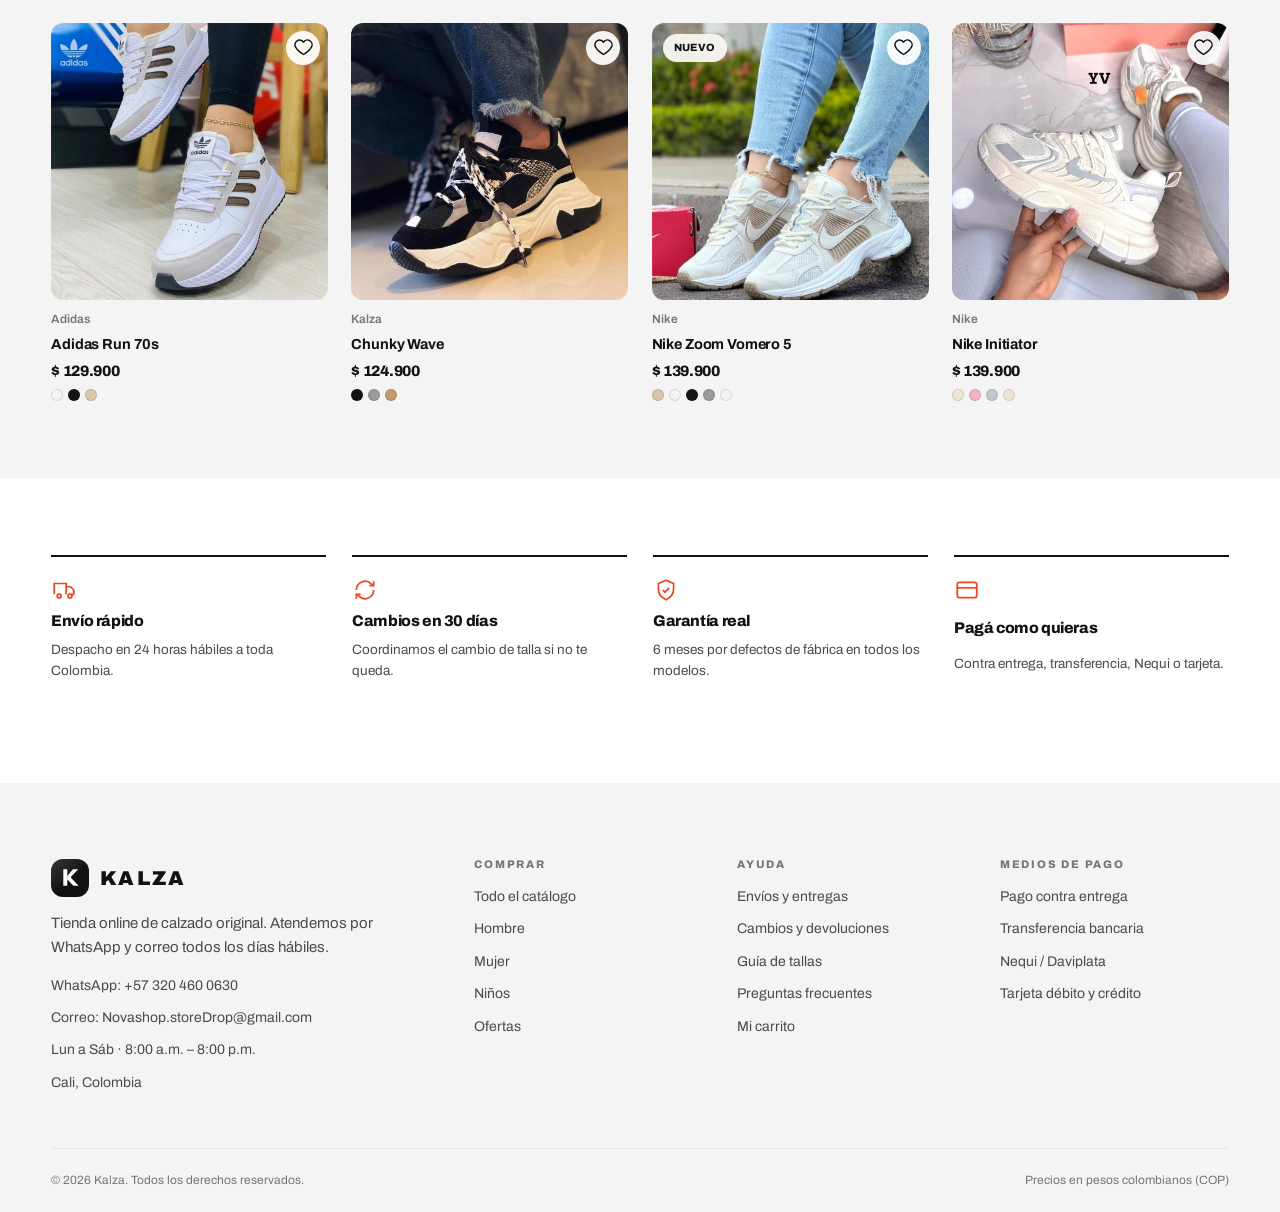
<file: producto.html>
<!DOCTYPE html>
<html lang="es-CO">
<head>
<meta charset="utf-8">
<meta name="viewport" content="width=device-width, initial-scale=1">
<title>Producto · Kalza</title>
<meta name="description" content="Detalle del producto: tallas disponibles, colores, ficha técnica, envíos y compra directa por WhatsApp.">
<meta name="theme-color" content="#111110">
<link rel="icon" href="data:image/svg+xml,<svg xmlns='http://www.w3.org/2000/svg' viewBox='0 0 24 24'><rect width='24' height='24' rx='6.5' fill='%23111110'/><g fill='%23faf8f4'><path d='M4.5 3.4h4.1v17.2H4.5z'/><path d='M20 3.4h-5.4L8.6 10.5v5z'/><path d='m11.6 11.3 8.8 9.3h-5.4l-6.4-6.8z'/></g></svg>">
<link rel="stylesheet" href="assets/css/styles.css?v=20261006">
<link rel="stylesheet" href="assets/css/tienda.css?v=20261006">
</head>
<body>
<a class="skip" href="#main">Saltar al contenido</a>

<div class="topbar">
  <div class="wrap">
    <span>Envío gratis desde <span data-free-from></span></span>
    <span class="topbar__extra"><span class="topbar__dot"></span> Producto original garantizado · <a data-wa="Hola Kalza, quiero hacer una consulta.">Escribinos por WhatsApp</a></span>
  </div>
</div>

<header class="header">
  <div class="wrap header__in">
    <button class="icon-btn burger" data-open-menu aria-label="Abrir menú">
      <svg viewBox="0 0 24 24"><path d="M3 6h18M3 12h18M3 18h18"/></svg>
    </button>
    <a class="logo" href="index.html" aria-label="Kalza, inicio">
      <span class="logo__mark"><svg viewBox="0 0 24 24" aria-hidden="true"><path d="M4.5 3.4h4.1v17.2H4.5z"/><path d="M20 3.4h-5.4L8.6 10.5v5z"/><path d="m11.6 11.3 8.8 9.3h-5.4l-6.4-6.8z"/></svg></span>
      <span class="logo__name">Kalza</span>
    </a>
    <nav class="nav" aria-label="Principal">
      <a href="index.html">Inicio</a>
      <a href="catalogo.html">Catálogo</a>
      <a href="catalogo.html?cat=hombre">Hombre</a>
      <a href="catalogo.html?cat=mujer">Mujer</a>
      <a href="catalogo.html?cat=ninos">Niños</a>
      <a href="catalogo.html?oferta=1">Ofertas</a>
      <a href="contacto.html">Contacto</a>
    </nav>
    <div class="header__actions">
      <button class="icon-btn" data-open-cart aria-label="Abrir carrito">
        <svg viewBox="0 0 24 24"><path d="M3 4h2l2.4 11.2a2 2 0 0 0 2 1.6h7.7a2 2 0 0 0 2-1.5L21 8H6"/><circle cx="10" cy="20" r="1.4"/><circle cx="18" cy="20" r="1.4"/></svg>
        <span class="badge" data-cart-count hidden>0</span>
      </button>
    </div>
  </div>
</header>

<main id="main">
  <div class="wrap">
    <nav class="crumbs" style="padding-top:20px" aria-label="Ruta">
      <a href="index.html">Inicio</a> / <a href="catalogo.html">Catálogo</a> / Producto
    </nav>

    <!-- El contenido lo genera assets/js/app.js según el parámetro ?id= -->
    <div class="pdp" data-pdp></div>
  </div>

  <section class="section section--alt reveal">
    <div class="wrap">
      <div class="section__head">
        <div>
          <span class="eyebrow">También te puede gustar</span>
          <h2 class="h-lg">Productos relacionados</h2>
        </div>
        <a class="btn btn--ghost" href="catalogo.html">Ver todo</a>
      </div>
      <div class="grid grid--products" data-related></div>
    </div>
  </section>

  <section class="section reveal">
    <div class="wrap">
      <ul class="usps">
        <li class="usp">
          <svg viewBox="0 0 24 24"><path d="M3 16V6h11v10M14 9h4l3 3v4h-2"/><circle cx="7.5" cy="17.5" r="1.8"/><circle cx="17.5" cy="17.5" r="1.8"/></svg>
          <h3>Envío rápido</h3><p>Despacho en 24 horas hábiles a toda Colombia.</p>
        </li>
        <li class="usp">
          <svg viewBox="0 0 24 24"><path d="M4 12a8 8 0 0 1 13.7-5.6L20 8"/><path d="M20 4v4h-4"/><path d="M20 12a8 8 0 0 1-13.7 5.6L4 16"/><path d="M4 20v-4h4"/></svg>
          <h3>Cambios en 30 días</h3><p>Coordinamos el cambio de talla si no te queda.</p>
        </li>
        <li class="usp">
          <svg viewBox="0 0 24 24"><path d="M12 3 5 6v5c0 4.5 3 8 7 10 4-2 7-5.5 7-10V6l-7-3z"/><path d="m9 12 2 2 4-4"/></svg>
          <h3>Garantía real</h3><p>6 meses por defectos de fábrica en todos los modelos.</p>
        </li>
        <li class="usp">
          <svg viewBox="0 0 24 24"><rect x="3" y="5" width="18" height="14" rx="2"/><path d="M3 10h18"/></svg>
          <h3>Pagá como quieras</h3><p>Contra entrega, transferencia, Nequi o tarjeta.</p>
        </li>
      </ul>
    </div>
  </section>
</main>

<footer class="footer">
  <div class="wrap">
    <div class="footer__grid">
      <div>
        <a class="logo" href="index.html" aria-label="Kalza, inicio">
      <span class="logo__mark"><svg viewBox="0 0 24 24" aria-hidden="true"><path d="M4.5 3.4h4.1v17.2H4.5z"/><path d="M20 3.4h-5.4L8.6 10.5v5z"/><path d="m11.6 11.3 8.8 9.3h-5.4l-6.4-6.8z"/></svg></span>
      <span class="logo__name">Kalza</span>
    </a>
        <p style="margin-top:14px;color:var(--ink-soft);max-width:38ch">Tienda online de calzado original. Atendemos por WhatsApp y correo todos los días hábiles.</p>
        <ul style="margin-top:16px">
          <li>WhatsApp: <a data-wa="Hola Kalza, quiero información."><span data-store-phone></span></a></li>
          <li>Correo: <a data-mail><span data-store-email></span></a></li>
          <li><span data-store-hours></span></li>
          <li><span data-store-city></span></li>
        </ul>
      </div>
      <div>
        <h4>Comprar</h4>
        <ul>
          <li><a href="catalogo.html">Todo el catálogo</a></li>
          <li><a href="catalogo.html?cat=hombre">Hombre</a></li>
          <li><a href="catalogo.html?cat=mujer">Mujer</a></li>
          <li><a href="catalogo.html?cat=ninos">Niños</a></li>
          <li><a href="catalogo.html?oferta=1">Ofertas</a></li>
        </ul>
      </div>
      <div>
        <h4>Ayuda</h4>
        <ul>
          <li><a href="contacto.html#envios">Envíos y entregas</a></li>
          <li><a href="contacto.html#cambios">Cambios y devoluciones</a></li>
          <li><a href="contacto.html#tallas">Guía de tallas</a></li>
          <li><a href="contacto.html#faq">Preguntas frecuentes</a></li>
          <li><a href="carrito.html">Mi carrito</a></li>
        </ul>
      </div>
      <div>
        <h4>Medios de pago</h4>
        <ul>
          <li>Pago contra entrega</li>
          <li>Transferencia bancaria</li>
          <li>Nequi / Daviplata</li>
          <li>Tarjeta débito y crédito</li>
        </ul>
      </div>
    </div>
    <div class="footer__bottom">
      <span>© <span data-year></span> Kalza. Todos los derechos reservados.</span>
      <span>Precios en pesos colombianos (COP)</span>
    </div>
  </div>
</footer>

<div class="drawer-nav" data-menu data-open="false">
  <div class="drawer-nav__scrim"></div>
  <div class="drawer-nav__panel" role="dialog" aria-label="Menú">
    <div class="drawer-nav__head">
      <span class="logo">
      <span class="logo__mark"><svg viewBox="0 0 24 24" aria-hidden="true"><path d="M4.5 3.4h4.1v17.2H4.5z"/><path d="M20 3.4h-5.4L8.6 10.5v5z"/><path d="m11.6 11.3 8.8 9.3h-5.4l-6.4-6.8z"/></svg></span>
      <span class="logo__name">Kalza</span>
    </span>
    </span>
      <button class="icon-btn" data-close-menu aria-label="Cerrar menú"><svg viewBox="0 0 24 24"><path d="M6 6l12 12M18 6 6 18"/></svg></button>
    </div>
    <a href="index.html">Inicio</a>
    <a href="catalogo.html">Catálogo</a>
    <a href="catalogo.html?cat=hombre">Hombre</a>
    <a href="catalogo.html?cat=mujer">Mujer</a>
    <a href="catalogo.html?cat=ninos">Niños</a>
    <a href="catalogo.html?oferta=1">Ofertas</a>
    <a href="carrito.html">Carrito</a>
    <a href="contacto.html">Contacto</a>
  </div>
</div>

<div class="drawer" data-cart-drawer data-open="false">
  <div class="drawer__scrim"></div>
  <aside class="drawer__panel" role="dialog" aria-label="Carrito de compras">
    <header class="drawer__head">
      <strong>Tu carrito</strong>
      <button class="icon-btn" data-close-cart aria-label="Cerrar carrito"><svg viewBox="0 0 24 24"><path d="M6 6l12 12M18 6 6 18"/></svg></button>
    </header>
    <div class="drawer__body" data-drawer-body></div>
    <footer class="drawer__foot">
      <div class="totals">
        <div><span>Subtotal</span><span data-drawer-subtotal>$0</span></div>
        <div><span>Envío</span><span data-drawer-shipping>—</span></div>
        <div class="grand"><span>Total</span><span data-drawer-total>$0</span></div>
      </div>
      <a class="btn btn--wa btn--block" data-drawer-wa data-drawer-checkout target="_blank" rel="noopener">Finalizar por WhatsApp</a>
      <a class="btn btn--ghost btn--block" href="carrito.html">Ver carrito completo</a>
    </footer>
  </aside>
</div>

<a class="wa-float" data-wa="Hola Kalza, quiero información sobre sus zapatos." aria-label="Escribir por WhatsApp">
  <svg viewBox="0 0 24 24"><path d="M12 2a10 10 0 0 0-8.6 15L2 22l5.2-1.4A10 10 0 1 0 12 2zm5.6 14.2c-.2.7-1.3 1.3-1.9 1.4-.5.1-1.1.1-1.8-.1-.4-.1-1-.3-1.7-.6-3-1.3-4.9-4.3-5-4.5-.2-.2-1.2-1.6-1.2-3s.7-2.1 1-2.4c.3-.3.6-.4.8-.4h.6c.2 0 .5-.1.7.5l1 2.4c.1.2.1.4 0 .6l-.4.6c-.1.2-.3.3-.1.6.1.3.6 1.2 1.4 1.9 1 .9 1.8 1.2 2.1 1.3.3.1.4.1.6-.1l.8-1c.2-.2.4-.2.6-.1l2.2 1c.3.2.4.2.5.4.1.1.1.6-.1 1.3z"/></svg>
  <b>WhatsApp</b>
</a>

<script src="assets/js/data.js?v=20261006"></script>
<script src="assets/js/app.js?v=20261006"></script>
</body>
</html>
</file>
<file: assets/css/styles.css>
/* ==========================================================================
   KALZA — Sistema de diseño
   Editorial monocromo cálido + un acento de color. Sin dependencias.
   ========================================================================== */

@import url("https://fonts.googleapis.com/css2?family=Archivo:wght@400;500;600;700;800;900&family=Instrument+Serif:ital@0;1&display=swap");

:root{
  /* Color */
  --ink:#111110;
  --ink-soft:#4a4844;
  --muted:#8a867e;
  --line:#e4e0d8;
  --line-strong:#cdc7ba;
  --paper:#faf8f4;
  --paper-2:#f2efe8;
  --white:#ffffff;
  --accent:#e8471f;
  --accent-soft:#fdece7;
  --sale:#c2261a;
  --wa:#25d366;

  /* Forma */
  --radius:6px;
  --radius-lg:18px;
  --radius-xl:26px;
  --shadow-sm:0 1px 2px rgba(17,17,16,.05);
  --shadow:0 4px 12px rgba(17,17,16,.07), 0 1px 3px rgba(17,17,16,.05);
  --shadow-lg:0 24px 60px rgba(17,17,16,.16);

  /* Medidas */
  --header-h:70px;
  --max:1340px;
  --pad:clamp(18px, 4vw, 56px);

  /* Tipografía */
  --font:"Archivo", "Helvetica Neue", Helvetica, Arial, system-ui, sans-serif;
  --serif:"Instrument Serif", Georgia, "Times New Roman", serif;

  --ease:cubic-bezier(.22,.61,.36,1);
  --ease-out:cubic-bezier(.16,1,.3,1);
}

*,*::before,*::after{box-sizing:border-box}
html{-webkit-text-size-adjust:100%; scroll-behavior:smooth; scroll-padding-top:calc(var(--header-h) + 20px)}
body{
  margin:0; background:var(--paper); color:var(--ink);
  font-family:var(--font); font-size:15.5px; line-height:1.6;
  font-feature-settings:"ss01","cv01";
  -webkit-font-smoothing:antialiased; text-rendering:optimizeLegibility;
}
img{max-width:100%; display:block}
a{color:inherit; text-decoration:none}
button{font:inherit; color:inherit; cursor:pointer; border:0; background:none}
input,select,textarea{font:inherit; color:inherit}
h1,h2,h3,h4{margin:0; line-height:1.04; letter-spacing:-.03em; font-weight:800}
p{margin:0}
ul{margin:0; padding:0; list-style:none}
::selection{background:var(--ink); color:var(--paper)}

.wrap{max-width:var(--max); margin-inline:auto; padding-inline:var(--pad)}
.sr-only{position:absolute;width:1px;height:1px;padding:0;margin:-1px;overflow:hidden;clip:rect(0 0 0 0);white-space:nowrap;border:0}
.skip{position:absolute;left:8px;top:-60px;background:var(--ink);color:var(--paper);padding:10px 18px;border-radius:999px;z-index:300;transition:top .2s}
.skip:focus{top:8px}
:focus-visible{outline:2px solid var(--accent); outline-offset:3px; border-radius:2px}

/* ---------- Tipografía ---------- */
.eyebrow{
  font-size:11px;letter-spacing:.2em;text-transform:uppercase;font-weight:700;color:var(--muted);
  display:inline-flex;align-items:center;gap:9px;
}
.eyebrow::before{content:"";width:22px;height:1px;background:var(--line-strong)}
.h-xl{font-size:clamp(42px,8vw,104px);letter-spacing:-.045em;line-height:.92;font-weight:900;text-transform:uppercase}
.h-lg{font-size:clamp(30px,4.6vw,54px);letter-spacing:-.038em;line-height:.98}
.h-md{font-size:clamp(20px,2.6vw,30px);letter-spacing:-.03em}
.lead{font-size:clamp(15.5px,1.5vw,18.5px);color:var(--ink-soft);max-width:58ch;line-height:1.55}
.muted{color:var(--muted)}
.serif{font-family:var(--serif);font-weight:400;font-style:italic;letter-spacing:-.01em;text-transform:none}

/* ---------- Botones ---------- */
.btn{
  position:relative;overflow:hidden;
  display:inline-flex;align-items:center;justify-content:center;gap:10px;
  padding:14px 28px;border-radius:999px;font-weight:700;font-size:14px;letter-spacing:-.01em;
  transition:transform .22s var(--ease-out), background .2s, color .2s, border-color .2s, box-shadow .22s;
  border:1.5px solid transparent; text-align:center; white-space:nowrap;
}
.btn::after{
  content:"";position:absolute;inset:0;background:linear-gradient(120deg,transparent 30%,rgba(255,255,255,.22) 50%,transparent 70%);
  transform:translateX(-120%);transition:transform .7s var(--ease-out);
}
.btn:hover::after{transform:translateX(120%)}
.btn svg{width:19px;height:19px;flex:none;fill:currentColor;stroke:none}
.btn:hover{transform:translateY(-2px)}
.btn:active{transform:translateY(0) scale(.99)}
.btn--solid{background:var(--ink);color:var(--paper);box-shadow:var(--shadow-sm)}
.btn--solid:hover{background:#000;box-shadow:0 10px 24px rgba(17,17,16,.22)}
.btn--accent{background:var(--accent);color:#fff}
.btn--accent:hover{background:#d33d17;box-shadow:0 10px 24px rgba(232,71,31,.3)}
.btn--ghost{border-color:var(--line-strong);color:var(--ink);background:transparent}
.btn--ghost:hover{background:var(--ink);color:var(--paper);border-color:var(--ink)}
.btn--light{background:var(--paper);color:var(--ink)}
.btn--wa{background:var(--wa);color:#053b16}
.btn--wa:hover{background:#1fbe5b;box-shadow:0 10px 24px rgba(37,211,102,.32)}
.btn--block{width:100%}
.btn--lg{padding:17px 36px;font-size:15px}
.btn[disabled]{opacity:.4;pointer-events:none}

/* ---------- Logo ---------- */
.logo{display:inline-flex;align-items:center;gap:11px;color:var(--ink);line-height:1}
.logo__mark{
  width:38px;height:38px;flex:none;border-radius:12px;background:var(--ink);
  display:grid;place-items:center;position:relative;overflow:hidden;
  transition:transform .4s var(--ease-out), background .3s;
}
.logo__mark::after{
  content:"";position:absolute;inset:0;
  background:linear-gradient(140deg,rgba(250,248,244,.16),transparent 55%);
}
.logo:hover .logo__mark{transform:rotate(-6deg) scale(1.06);background:var(--accent)}
.logo__mark svg{width:23px;height:23px;fill:var(--paper);position:relative;z-index:1}
.logo__name{
  font-weight:900;font-size:20px;letter-spacing:.11em;text-transform:uppercase;
  display:block;padding-right:.11em;
}
.logo--lg .logo__mark{width:52px;height:52px;border-radius:16px}
.logo--lg .logo__mark svg{width:31px;height:31px}
.logo--lg .logo__name{font-size:27px}
/* Logo en superficies oscuras */
.on-ink .logo,.on-ink .logo__name{color:var(--paper)}
.on-ink .logo__mark{background:var(--paper)}
.on-ink .logo__mark svg{fill:var(--ink)}

/* ---------- Barra superior ---------- */
.topbar{background:var(--ink);color:var(--paper);font-size:11.5px;letter-spacing:.11em;text-transform:uppercase;font-weight:600}
.topbar .wrap{display:flex;align-items:center;justify-content:center;gap:26px;min-height:38px;text-align:center}
.topbar a{color:var(--paper);text-decoration:underline;text-underline-offset:3px;text-decoration-color:rgba(250,248,244,.4)}
.topbar a:hover{text-decoration-color:var(--paper)}
.topbar__dot{width:4px;height:4px;border-radius:999px;background:var(--accent);display:inline-block}
.topbar__extra{display:none}
@media(min-width:900px){.topbar__extra{display:inline-flex;align-items:center;gap:10px}}

/* ---------- Header ---------- */
.header{position:sticky;top:0;z-index:100;background:rgba(250,248,244,.82);backdrop-filter:saturate(1.4) blur(14px);border-bottom:1px solid var(--line);transition:box-shadow .3s}
.header.is-stuck{box-shadow:0 1px 20px rgba(17,17,16,.08)}
.header__in{display:flex;align-items:center;gap:22px;min-height:var(--header-h)}
.nav{display:none;gap:30px;margin-left:18px}
.nav a{font-size:12.5px;font-weight:700;letter-spacing:.09em;text-transform:uppercase;padding:9px 0;position:relative}
.nav a::after{content:"";position:absolute;left:0;right:0;bottom:3px;height:2px;background:var(--accent);transform:scaleX(0);transform-origin:left;transition:transform .32s var(--ease-out)}
.nav a:hover::after,.nav a[aria-current="page"]::after{transform:scaleX(1)}
.nav a[aria-current="page"]{color:var(--accent)}
@media(min-width:1020px){.nav{display:flex}}
.header__actions{margin-left:auto;display:flex;align-items:center;gap:4px}
.icon-btn{width:44px;height:44px;border-radius:999px;display:grid;place-items:center;transition:background .2s, transform .2s;position:relative}
.icon-btn:hover{background:var(--paper-2);transform:translateY(-1px)}
.icon-btn svg{width:21px;height:21px;stroke:currentColor;fill:none;stroke-width:1.65;stroke-linecap:round;stroke-linejoin:round}
.badge{position:absolute;top:3px;right:1px;min-width:19px;height:19px;padding:0 5px;border-radius:999px;background:var(--accent);color:#fff;font-size:11px;font-weight:800;display:grid;place-items:center;line-height:1;box-shadow:0 0 0 2.5px var(--paper)}
.badge[hidden]{display:none}
.burger{display:grid}
@media(min-width:1020px){.burger{display:none}}

/* Menú móvil */
.drawer-nav{position:fixed;inset:0;z-index:180;visibility:hidden}
.drawer-nav[data-open="true"]{visibility:visible}
.drawer-nav__scrim{position:absolute;inset:0;background:rgba(17,17,16,.5);opacity:0;transition:opacity .35s;backdrop-filter:blur(2px)}
.drawer-nav[data-open="true"] .drawer-nav__scrim{opacity:1}
.drawer-nav__panel{
  position:absolute;inset:0 28% 0 0;min-width:265px;max-width:330px;background:var(--paper);padding:24px;
  transform:translateX(-100%);transition:transform .42s var(--ease-out);
  display:flex;flex-direction:column;gap:2px;overflow:auto;
}
.drawer-nav[data-open="true"] .drawer-nav__panel{transform:none}
.drawer-nav__panel a{
  font-size:15px;font-weight:700;text-transform:uppercase;letter-spacing:.07em;
  padding:13px 2px;border-bottom:1px solid var(--line);
  display:flex;align-items:center;justify-content:space-between;
  transition:padding-left .25s var(--ease-out), color .2s;
}
.drawer-nav__panel a::after{content:"→";font-weight:400;font-size:14px;color:var(--muted);opacity:0;transition:opacity .2s}
.drawer-nav__panel a:hover{padding-left:8px;color:var(--accent)}
.drawer-nav__panel a:hover::after{opacity:1;color:var(--accent)}
/* El botón de WhatsApp del menú no lleva el estilo de los enlaces */
.drawer-nav__panel a.btn{
  font-size:13.5px;letter-spacing:-.01em;text-transform:none;border-bottom:0;
  justify-content:center;width:100%;padding:14px 14px;
  white-space:normal;   /* si no entra en una línea, baja; nunca se corta */
}
.drawer-nav__panel a.btn::after{content:none}
.drawer-nav__panel a.btn:hover{padding-left:14px;color:#053b16}
.drawer-nav__head{display:flex;justify-content:space-between;align-items:center;margin-bottom:18px}

/* ---------- Placeholders de imagen ---------- */
.ph{
  position:relative;overflow:hidden;
  background:
    repeating-linear-gradient(-45deg, rgba(17,17,16,.028) 0 2px, transparent 2px 11px),
    linear-gradient(160deg, var(--paper-2), #e9e5dc);
}
.ph::before{
  content:"";position:absolute;inset:14px;border:1px dashed rgba(17,17,16,.14);border-radius:6px;
}
.ph::after{
  content:attr(data-label);position:absolute;inset:auto 0 0 0;padding:12px;
  font-size:9.5px;letter-spacing:.16em;text-transform:uppercase;color:var(--muted);text-align:center;font-weight:600;
}
/* Placeholder de marca: fondo oscuro con el monograma al agua.
   Evita el vacío blanco mientras no haya fotos reales. */
.ph--brand{
  background:
    radial-gradient(120% 90% at 78% 12%, rgba(232,71,31,.28), transparent 58%),
    linear-gradient(165deg, #1c1b19, #111110 60%);
}
.ph--brand::before{border-color:rgba(250,248,244,.14)}
.ph--brand::after{color:rgba(250,248,244,.45)}
.ph--brand .ph__mark{
  position:absolute;inset:0;display:grid;place-items:center;pointer-events:none;
}
.ph--brand .ph__mark svg{
  width:min(46%,230px);height:auto;fill:none;stroke:rgba(250,248,244,.16);stroke-width:.9;
}
.ph--1x1{aspect-ratio:1/1}
.ph--4x5{aspect-ratio:4/5}
.ph--16x9{aspect-ratio:16/9}
.ph--hero{min-height:clamp(340px,62vh,620px)}

/* ---------- Hero ---------- */
.hero{position:relative;overflow:hidden;border-bottom:1px solid var(--line)}
.hero__grid{display:grid;gap:0}
@media(min-width:960px){.hero__grid{grid-template-columns:1fr 1.06fr;align-items:stretch}}
.hero__copy{display:flex;flex-direction:column;justify-content:center;gap:22px;padding:clamp(40px,6vw,92px) var(--pad);position:relative;z-index:2}
.hero__copy .h-xl{max-width:11ch}
.hero__copy .h-xl .serif{display:block;color:var(--accent);text-transform:none;font-size:.82em;letter-spacing:-.02em}
.hero__cta{display:flex;flex-wrap:wrap;gap:12px;margin-top:8px}
.hero__stats{display:flex;gap:38px;margin-top:26px;padding-top:26px;border-top:1px solid var(--line);flex-wrap:wrap}
.hero__stats b{display:block;font-size:27px;letter-spacing:-.04em}
.hero__stats span{font-size:10.5px;letter-spacing:.16em;text-transform:uppercase;color:var(--muted);font-weight:600}
.hero__media{position:relative}
.hero__media .ph{height:100%}
.hero__tagpill{
  position:absolute;left:20px;bottom:20px;z-index:3;background:var(--paper);border-radius:999px;
  padding:11px 20px;font-size:12px;font-weight:700;display:flex;align-items:center;gap:9px;box-shadow:var(--shadow);
}
.hero__tagpill::before{content:"";width:7px;height:7px;border-radius:999px;background:var(--accent);animation:pulse 2.2s infinite}
@keyframes pulse{0%,100%{opacity:1;transform:scale(1)}50%{opacity:.45;transform:scale(.8)}}

/* ---------- Marquee ---------- */
.marquee{background:var(--ink);color:var(--paper);overflow:hidden;padding:15px 0;white-space:nowrap}
.marquee__track{display:inline-flex;gap:0;animation:slide 30s linear infinite;font-size:12px;font-weight:800;letter-spacing:.24em;text-transform:uppercase}
.marquee__track span{padding:0 26px;position:relative}
.marquee__track span::before{content:"◆";position:absolute;left:-6px;color:var(--accent);font-size:8px;top:50%;transform:translateY(-50%)}
@keyframes slide{to{transform:translateX(-50%)}}
@media(prefers-reduced-motion:reduce){.marquee__track{animation:none}}

/* ---------- Secciones ---------- */
.section{padding:clamp(54px,7.5vw,104px) 0}
.section--alt{background:var(--paper-2)}
.section--ink{background:var(--ink);color:var(--paper)}
.section--ink .lead,.section--ink .muted{color:rgba(250,248,244,.68)}
.section__head{display:flex;flex-wrap:wrap;align-items:end;justify-content:space-between;gap:18px;margin-bottom:34px}
.section__head p{max-width:50ch;color:var(--ink-soft);margin-top:12px}

/* ---------- Revelado al hacer scroll ---------- */
/* A prueba de fallos: el contenido es visible por defecto. Solo se oculta
   cuando el JS confirmó que va a animarlo (clase js-motion en <html>). */
.reveal{opacity:1;transform:none}
.js-motion .reveal{opacity:0;transform:translateY(22px)}
.js-motion .reveal.is-in{opacity:1;transform:none;transition:opacity .7s var(--ease-out), transform .7s var(--ease-out)}
@media(prefers-reduced-motion:reduce){.js-motion .reveal{opacity:1;transform:none}}

/* ---------- Grillas ---------- */
.grid{display:grid;gap:clamp(14px,1.8vw,26px)}
.grid--cats{grid-template-columns:repeat(2,1fr)}
@media(min-width:820px){.grid--cats{grid-template-columns:repeat(4,1fr)}}
.grid--products{grid-template-columns:repeat(2,1fr)}
@media(min-width:780px){.grid--products{grid-template-columns:repeat(3,1fr)}}
@media(min-width:1140px){.grid--products{grid-template-columns:repeat(4,1fr)}}

/* ---------- Tarjeta de categoría ---------- */
.cat{position:relative;display:block;overflow:hidden;border-radius:var(--radius-lg);background:var(--paper-2)}
.cat .ph{transition:transform .8s var(--ease-out)}
.cat:hover .ph{transform:scale(1.06)}
.cat::after{content:"";position:absolute;inset:0;background:linear-gradient(to top,rgba(17,17,16,.32),transparent 45%);opacity:0;transition:opacity .4s}
.cat:hover::after{opacity:1}
.cat__label{
  position:absolute;left:16px;bottom:16px;z-index:2;background:var(--paper);padding:10px 18px;border-radius:999px;
  font-size:12px;font-weight:800;letter-spacing:.08em;text-transform:uppercase;
  display:inline-flex;align-items:center;gap:8px;transition:gap .3s var(--ease-out)
}
.cat__label::after{content:"→";font-weight:400}
.cat:hover .cat__label{gap:14px}

/* ---------- Tarjeta de producto ---------- */
.card{display:flex;flex-direction:column;gap:9px;position:relative}
.card__media{position:relative;border-radius:var(--radius-lg);overflow:hidden;background:var(--paper-2)}
.card__media .ph{transition:transform .7s var(--ease-out)}
.card:hover .card__media .ph{transform:scale(1.055)}
.card__flags{position:absolute;top:11px;left:11px;display:flex;flex-direction:column;gap:6px;z-index:2;align-items:flex-start}
.flag{
  font-size:9.5px;font-weight:800;letter-spacing:.13em;text-transform:uppercase;padding:6px 11px;border-radius:999px;
  background:var(--ink);color:var(--paper);backdrop-filter:blur(4px)
}
.flag--sale{background:var(--accent);color:#fff}
.flag--new{background:rgba(250,248,244,.94);color:var(--ink)}
.card__fav{position:absolute;top:8px;right:8px;z-index:2;background:rgba(250,248,244,.9);backdrop-filter:blur(6px)}
.card__fav:hover{background:var(--paper)}
.card__fav[aria-pressed="true"] svg{fill:var(--accent);stroke:var(--accent)}
.card__quick{position:absolute;left:11px;right:11px;bottom:11px;z-index:2;opacity:0;transform:translateY(10px);transition:.32s var(--ease-out)}
@media(hover:hover){.card:hover .card__quick{opacity:1;transform:none}}
@media(hover:none){.card__quick{opacity:1;transform:none}}
.card__brand{font-size:10.5px;letter-spacing:.15em;text-transform:uppercase;color:var(--muted);font-weight:700}
.card__name{font-size:15.5px;font-weight:700;letter-spacing:-.025em}
.card__name a:hover{color:var(--accent)}
.card__price{display:flex;align-items:baseline;gap:9px;font-weight:800;letter-spacing:-.02em}
.card__price del{color:var(--muted);font-weight:500;font-size:13px}
.card__price .off{color:var(--accent);font-size:12px;font-weight:800}
.card__swatches{display:flex;gap:5px}
.sw{width:15px;height:15px;border-radius:999px;box-shadow:inset 0 0 0 1px rgba(17,17,16,.16)}
.stars{display:flex;align-items:center;gap:6px;font-size:12px;color:var(--muted)}
.stars b{color:var(--ink)}
.stars > span:first-child{color:var(--accent);letter-spacing:.5px}

/* ---------- Catálogo ---------- */
.catalog{display:grid;gap:34px;align-items:start}
@media(min-width:1020px){.catalog{grid-template-columns:250px 1fr}}
.filters{border:1px solid var(--line);border-radius:var(--radius-lg);padding:22px;background:var(--white)}
@media(min-width:1020px){.filters{position:sticky;top:calc(var(--header-h) + 16px)}}
.filters__group + .filters__group{margin-top:22px;padding-top:22px;border-top:1px solid var(--line)}
.filters h3{font-size:11px;letter-spacing:.16em;text-transform:uppercase;margin-bottom:13px;color:var(--muted)}
.check{display:flex;align-items:center;gap:10px;padding:6px 0;font-size:14px;cursor:pointer;transition:color .18s}
.check:hover{color:var(--accent)}
.check input{width:16px;height:16px;accent-color:var(--accent)}
.sizes{display:flex;flex-wrap:wrap;gap:7px}
.size-chip{border:1px solid var(--line-strong);border-radius:var(--radius);padding:9px 0;width:46px;text-align:center;font-size:13px;font-weight:700;transition:.18s var(--ease-out);background:var(--white)}
.size-chip:hover{border-color:var(--ink);transform:translateY(-1px)}
.size-chip[aria-pressed="true"]{background:var(--ink);color:var(--paper);border-color:var(--ink)}
.size-chip[disabled]{opacity:.3;text-decoration:line-through;pointer-events:none}
.toolbar{display:flex;flex-wrap:wrap;gap:12px;align-items:center;justify-content:space-between;margin-bottom:20px}
.select{border:1px solid var(--line-strong);border-radius:999px;padding:11px 17px;background:var(--white);font-size:13px;font-weight:600;cursor:pointer}
.select:focus{outline:none;border-color:var(--ink)}
.chips{display:flex;flex-wrap:wrap;gap:8px;margin-bottom:18px}
.chip{display:inline-flex;align-items:center;gap:7px;border:1px solid var(--line-strong);border-radius:999px;padding:7px 14px;font-size:12px;font-weight:700;background:var(--white);transition:.18s}
.chip:hover{background:var(--ink);color:var(--paper);border-color:var(--ink)}
.empty{text-align:center;padding:76px 20px;border:1px dashed var(--line-strong);border-radius:var(--radius-lg)}
.filters-toggle{display:inline-flex}
@media(min-width:1020px){.filters-toggle{display:none}}
@media(max-width:1019px){
  .filters{position:fixed;inset:0;z-index:180;border-radius:0;overflow:auto;background:var(--paper);display:none}
  .filters[data-open="true"]{display:block}
}

/* ---------- Producto ---------- */
.pdp{display:grid;gap:38px;padding-block:36px}
@media(min-width:980px){.pdp{grid-template-columns:1.12fr .88fr;gap:60px}}
.gallery{display:grid;gap:10px;grid-template-columns:repeat(2,1fr)}
.gallery > :first-child{grid-column:1 / -1}
.gallery .ph{border-radius:var(--radius-lg)}
.pdp__info{display:flex;flex-direction:column;gap:18px}
@media(min-width:980px){.pdp__info{position:sticky;top:calc(var(--header-h) + 22px);align-self:start}}
.price-row{display:flex;align-items:baseline;gap:13px;flex-wrap:wrap}
.price-row .now{font-size:31px;font-weight:800;letter-spacing:-.04em}
.price-row del{color:var(--muted)}
.field-label{display:flex;justify-content:space-between;align-items:center;font-size:11px;letter-spacing:.14em;text-transform:uppercase;font-weight:800;margin-bottom:11px}
.colors{display:flex;gap:11px}
.color-dot{width:42px;height:42px;border-radius:999px;border:2px solid transparent;box-shadow:inset 0 0 0 1px rgba(17,17,16,.16);transition:.2s var(--ease-out)}
.color-dot:hover{transform:scale(1.08)}
.color-dot[aria-pressed="true"]{border-color:var(--ink);box-shadow:inset 0 0 0 2px var(--paper), 0 0 0 1px rgba(17,17,16,.16)}
.accordion details{border-top:1px solid var(--line)}
.accordion details:last-of-type{border-bottom:1px solid var(--line)}
.accordion summary{list-style:none;cursor:pointer;padding:17px 0;font-weight:800;font-size:14.5px;display:flex;justify-content:space-between;align-items:center;gap:16px;transition:color .2s}
.accordion summary:hover{color:var(--accent)}
.accordion summary::-webkit-details-marker{display:none}
.accordion summary::after{content:"+";font-size:21px;font-weight:400;transition:transform .3s var(--ease-out)}
.accordion details[open] summary::after{content:"–"}
.accordion .body{padding-bottom:20px;color:var(--ink-soft);font-size:14px}
.qty{display:inline-flex;align-items:center;border:1px solid var(--line-strong);border-radius:999px;overflow:hidden;background:var(--white)}
.qty button{width:44px;height:46px;font-size:18px;transition:background .18s}
.qty button:hover{background:var(--paper-2)}
.qty output{width:46px;text-align:center;font-weight:800}
.trust{display:grid;gap:13px;grid-template-columns:repeat(auto-fit,minmax(155px,1fr));margin-top:8px}
.trust li{display:flex;gap:11px;align-items:flex-start;font-size:13px;color:var(--ink-soft)}
.trust svg{width:19px;height:19px;flex:none;stroke:var(--accent);fill:none;stroke-width:1.7}

/* ---------- Carrito lateral ---------- */
.drawer{position:fixed;inset:0;z-index:190;visibility:hidden}
.drawer[data-open="true"]{visibility:visible}
.drawer__scrim{position:absolute;inset:0;background:rgba(17,17,16,.5);opacity:0;transition:opacity .35s;backdrop-filter:blur(2px)}
.drawer[data-open="true"] .drawer__scrim{opacity:1}
.drawer__panel{position:absolute;top:0;right:0;bottom:0;width:min(430px,100%);background:var(--paper);transform:translateX(100%);transition:transform .42s var(--ease-out);display:flex;flex-direction:column}
.drawer[data-open="true"] .drawer__panel{transform:none}
.drawer__head{padding:19px 22px;border-bottom:1px solid var(--line);display:flex;align-items:center;justify-content:space-between}
.drawer__body{flex:1;overflow:auto;padding:18px 22px;display:flex;flex-direction:column;gap:18px}
.drawer__foot{padding:19px 22px;border-top:1px solid var(--line);display:grid;gap:10px;background:var(--white)}
.line{display:grid;grid-template-columns:80px 1fr auto;gap:13px;align-items:start}
.line .ph{border-radius:var(--radius)}
.line__name{font-weight:700;font-size:14px;line-height:1.3;letter-spacing:-.02em}
.line__meta{font-size:12px;color:var(--muted);margin-top:3px}
.line__rm{font-size:12px;text-decoration:underline;color:var(--muted);margin-top:7px;transition:color .18s}
.line__rm:hover{color:var(--accent)}
.totals{display:grid;gap:7px;font-size:14px}
.totals div{display:flex;justify-content:space-between}
.totals .grand{font-size:19px;font-weight:800;letter-spacing:-.03em;border-top:1px solid var(--line);padding-top:10px;margin-top:4px}

/* ---------- Página carrito ---------- */
.cart-layout{display:grid;gap:32px;align-items:start;padding-block:36px}
@media(min-width:980px){.cart-layout{grid-template-columns:1.6fr .8fr;gap:48px}}
.cart-line{display:grid;grid-template-columns:112px 1fr;gap:18px;padding:20px 0;border-bottom:1px solid var(--line)}
.cart-line .ph{border-radius:var(--radius-lg)}
.summary{border:1px solid var(--line);border-radius:var(--radius-lg);padding:26px;display:grid;gap:15px;background:var(--white)}
@media(min-width:980px){.summary{position:sticky;top:calc(var(--header-h) + 18px)}}
.coupon{display:flex;gap:9px}
.input{width:100%;border:1px solid var(--line-strong);border-radius:var(--radius);padding:13px 15px;background:var(--white);transition:border-color .2s, box-shadow .2s}
.input::placeholder{color:var(--muted)}
.input:focus{outline:none;border-color:var(--ink);box-shadow:0 0 0 3px rgba(17,17,16,.06)}
textarea.input{min-height:124px;resize:vertical}

/* ---------- Formularios ---------- */
.form{display:grid;gap:17px}
.form-row{display:grid;gap:17px}
@media(min-width:640px){.form-row{grid-template-columns:1fr 1fr}}
.form label{display:grid;gap:8px;font-size:12.5px;font-weight:700;letter-spacing:.01em}
.form .hint{font-size:12px;color:var(--muted);font-weight:400}

/* ---------- Bloques de valor ---------- */
.usps{display:grid;gap:26px;grid-template-columns:repeat(auto-fit,minmax(215px,1fr))}
.usp{display:grid;gap:10px;padding-top:20px;border-top:2px solid var(--ink)}
.usp svg{width:26px;height:26px;stroke:var(--accent);fill:none;stroke-width:1.6}
.usp h3{font-size:15.5px;letter-spacing:-.025em}
.usp p{font-size:13.5px;color:var(--ink-soft)}

/* ---------- Testimonios ---------- */
.quotes{display:grid;gap:20px;grid-template-columns:repeat(auto-fit,minmax(255px,1fr))}
.quote{background:var(--white);border:1px solid var(--line);border-radius:var(--radius-lg);padding:26px;display:grid;gap:12px;transition:transform .3s var(--ease-out), box-shadow .3s}
.quote:hover{transform:translateY(-3px);box-shadow:var(--shadow)}
.quote p{font-size:15px;color:var(--ink-soft);font-family:var(--serif);font-size:18px;line-height:1.45}
.quote footer{font-size:11px;color:var(--muted);font-weight:700;letter-spacing:.12em;text-transform:uppercase}

/* ---------- Newsletter ---------- */
.newsletter{
  background:var(--ink);color:var(--paper);border-radius:var(--radius-xl);
  padding:clamp(32px,5vw,64px);display:grid;gap:24px;position:relative;overflow:hidden
}
.newsletter::before{
  content:"";position:absolute;right:-90px;top:-90px;width:300px;height:300px;border-radius:999px;
  background:radial-gradient(circle,rgba(232,71,31,.34),transparent 68%)
}
.newsletter > *{position:relative}
@media(min-width:880px){.newsletter{grid-template-columns:1fr 1fr;align-items:center}}
.newsletter .input{background:rgba(250,248,244,.06);border-color:rgba(250,248,244,.28);color:var(--paper);border-radius:999px}
.newsletter .input::placeholder{color:rgba(250,248,244,.5)}
.newsletter .input:focus{border-color:var(--paper);box-shadow:0 0 0 3px rgba(250,248,244,.1)}
.newsletter form{display:flex;gap:10px;flex-wrap:wrap}
.newsletter form .input{flex:1;min-width:210px}

/* ---------- Footer ---------- */
.footer{border-top:1px solid var(--line);padding-top:clamp(46px,6vw,76px);margin-top:24px;background:var(--paper)}
.footer__grid{display:grid;gap:34px;grid-template-columns:repeat(2,1fr)}
@media(min-width:920px){.footer__grid{grid-template-columns:1.7fr 1fr 1fr 1fr}}
.footer h4{font-size:11px;letter-spacing:.16em;text-transform:uppercase;margin-bottom:16px;color:var(--muted)}
.footer li{margin-bottom:10px;font-size:14px;color:var(--ink-soft)}
.footer a:hover{color:var(--accent)}
.footer__bottom{margin-top:44px;padding:22px 0;border-top:1px solid var(--line);display:flex;flex-wrap:wrap;gap:12px;justify-content:space-between;font-size:12px;color:var(--muted)}
.social{display:flex;gap:10px}
.social a{width:40px;height:40px;border:1px solid var(--line-strong);border-radius:999px;display:grid;place-items:center;transition:.22s var(--ease-out)}
.social a:hover{background:var(--ink);color:var(--paper);border-color:var(--ink);transform:translateY(-2px)}
.social svg{width:17px;height:17px;stroke:currentColor;fill:none;stroke-width:1.7}

/* ---------- WhatsApp flotante ---------- */
.wa-float{
  position:fixed;right:18px;bottom:18px;z-index:150;background:var(--wa);color:#053b16;
  border-radius:999px;padding:14px 20px;font-weight:800;font-size:14px;display:inline-flex;gap:9px;align-items:center;
  box-shadow:0 12px 34px rgba(37,211,102,.36);transition:transform .25s var(--ease-out), box-shadow .25s
}
.wa-float:hover{transform:translateY(-3px) scale(1.02);box-shadow:0 18px 44px rgba(37,211,102,.46)}
.wa-float svg{width:22px;height:22px;fill:currentColor}
@media(max-width:520px){.wa-float b{display:none}.wa-float{padding:16px}}

/* ---------- Toast ---------- */
.toast{
  position:fixed;left:50%;bottom:28px;transform:translate(-50%,22px);z-index:250;
  background:var(--ink);color:var(--paper);padding:14px 26px;border-radius:999px;font-size:14px;font-weight:600;
  opacity:0;pointer-events:none;transition:.3s var(--ease-out);box-shadow:var(--shadow-lg)
}
.toast[data-show="true"]{opacity:1;transform:translate(-50%,0)}

/* ---------- Cabecera de página ---------- */
.page-head{border-bottom:1px solid var(--line);padding:clamp(30px,4.5vw,60px) 0;background:var(--white)}
.crumbs{font-size:12px;color:var(--muted);margin-bottom:14px;letter-spacing:.02em}
.crumbs a:hover{color:var(--accent)}
.faq{max-width:800px}

/* ---------- Tabla ---------- */
.table{width:100%;border-collapse:collapse;min-width:440px}
.table th{text-align:left;padding:12px 10px;border-bottom:2px solid var(--ink);font-size:11px;letter-spacing:.13em;text-transform:uppercase}
.table td{padding:12px 10px;border-bottom:1px solid var(--line);font-size:14px}
.table tbody tr:hover{background:var(--paper-2)}

/* ---------- Fotos reales de producto ---------- */
.ph--img{background:#fff}
.ph--img::before,.ph--img::after{content:none}
.ph--img img{width:100%;height:100%;object-fit:cover;display:block}
.thumbs{grid-column:1 / -1;display:grid;grid-template-columns:repeat(auto-fill,minmax(64px,1fr));gap:8px}
.thumb{aspect-ratio:1/1;border-radius:var(--radius);overflow:hidden;border:2px solid transparent;padding:0;cursor:pointer;background:#fff}
.thumb[aria-pressed="true"]{border-color:var(--ink,#111110)}
.thumb img{width:100%;height:100%;object-fit:cover;display:block}

/* ---------- Carrusel del inicio ---------- */
.slider{position:relative;height:100%;min-height:clamp(340px,62vh,620px);background:#fff}
.slider__track{position:absolute;inset:0;display:flex;overflow-x:auto;scroll-snap-type:x mandatory;scrollbar-width:none;-webkit-overflow-scrolling:touch}
.slider__track::-webkit-scrollbar{display:none}
.slider__slide{flex:0 0 100%;scroll-snap-align:start;position:relative}
.slider__slide img{width:100%;height:100%;object-fit:cover;display:block}
.slider__name{position:absolute;left:16px;top:16px;background:rgba(17,17,16,.78);color:#faf8f4;padding:8px 14px;border-radius:999px;font-size:13px;font-weight:600}
.slider__dots{position:absolute;right:16px;bottom:22px;display:flex;gap:6px}
.slider__dots button{width:8px;height:8px;border-radius:999px;border:0;padding:0;background:rgba(250,248,244,.55);cursor:pointer}
.slider__dots button[aria-current="true"]{background:#faf8f4;width:22px}
</file>
<file: assets/css/tienda.css>
/* ==========================================================================
   Kalza: capa de tienda (se carga después de styles.css)
   Neutros fríos, un solo acento (naranja de marca), fotos protagonistas.
   Radios: botones en píldora, fotos y tarjetas a 12px.
   ========================================================================== */

:root{
  --ink:#121212;
  --ink-soft:#4b4b4b;
  --muted:#767676;
  --line:#e5e5e5;
  --line-strong:#cfcfcf;
  --paper:#ffffff;
  --paper-2:#f4f4f4;
  --radius-lg:12px;
  --header-h:64px;
}
body{background:var(--paper);font-size:15px}
h1,h2,h3,h4{letter-spacing:-.02em}

/* Barra superior y header más sobrios */
.topbar{font-size:11px;letter-spacing:.06em;font-weight:500;text-transform:none}
.topbar .wrap{min-height:34px}
.header{background:rgba(255,255,255,.92);border-bottom-color:var(--line)}
.nav a{letter-spacing:.02em;text-transform:none;font-size:14.5px;font-weight:600}

/* Botones */
.btn{border-radius:999px;font-weight:700;letter-spacing:0}
.btn::after{display:none}
.btn:hover{transform:none}
.btn:active{transform:scale(.98)}
.btn--ghost{border:1.5px solid var(--line-strong)}
.btn--light{background:#fff;color:var(--ink)}
.link{font-weight:700;font-size:14px;text-decoration:underline;text-underline-offset:4px;white-space:nowrap}

/* Secciones */
.section{padding:clamp(40px,6vw,80px) 0}
.section--tint{background:var(--paper-2)}
.section--flush{padding-top:0}
.h-sec{font-size:clamp(22px,2.8vw,32px);font-weight:800;letter-spacing:-.03em;line-height:1.1}
.shead{display:flex;align-items:baseline;justify-content:space-between;gap:16px;margin-bottom:20px}
.section > .wrap > .h-sec{margin-bottom:20px}

/* ---------- Hero ---------- */
.hx{padding:clamp(24px,4vw,56px) 0 clamp(32px,5vw,64px)}
.hx__head{display:grid;gap:14px;margin-bottom:clamp(20px,3vw,36px)}
.hx__title{font-size:clamp(32px,5.4vw,64px);font-weight:900;letter-spacing:-.04em;line-height:1.02;max-width:16ch}
.hx__title span{color:var(--accent);white-space:nowrap}
.hx__sub{color:var(--ink-soft);font-size:clamp(15px,1.4vw,17px);max-width:48ch;line-height:1.5}
.hx__cta{display:flex;flex-wrap:wrap;gap:10px;margin-top:6px}
@media(min-width:960px){
  .hx__head{grid-template-columns:minmax(0,1.3fr) minmax(0,1fr);align-items:end;column-gap:48px}
  .hx__title{grid-row:span 2}
}

/* ---------- Carrusel horizontal (hero y productos) ---------- */
.rail{position:relative}
.rail__track{
  display:flex;gap:12px;overflow-x:auto;overscroll-behavior-x:contain;
  scroll-snap-type:x mandatory;scroll-padding-inline:var(--pad);
  padding-inline:var(--pad);scrollbar-width:none;-webkit-overflow-scrolling:touch;
}
.rail__track::-webkit-scrollbar{display:none}
.rail__track > *{scroll-snap-align:start;flex:none}
@media(min-width:1420px){
  .rail__track{padding-inline:calc((100vw - var(--max)) / 2 + var(--pad));scroll-padding-inline:calc((100vw - var(--max)) / 2 + var(--pad))}
}
.rail__ui{display:flex;align-items:center;gap:20px;margin-top:18px}
.rail__progress{flex:1;height:2px;background:var(--line);border-radius:2px;overflow:hidden}
.rail__progress span{display:block;height:100%;width:20%;background:var(--ink);border-radius:2px;transition:transform .2s linear;transform-origin:left}
.rail__arrows{display:none;gap:8px}
@media(min-width:768px){.rail__arrows{display:flex}}
.rail__btn{width:42px;height:42px;border-radius:999px;border:1.5px solid var(--line-strong);display:grid;place-items:center;background:#fff;transition:background .2s,border-color .2s}
.rail__btn:hover{border-color:var(--ink)}
.rail__btn[disabled]{opacity:.35;pointer-events:none}
.rail__btn svg{width:18px;height:18px;fill:none;stroke:currentColor;stroke-width:2;stroke-linecap:round;stroke-linejoin:round}

.hslide{width:min(84vw,520px);aspect-ratio:4/5;border-radius:var(--radius-lg);overflow:hidden;background:var(--paper-2)}
.hslide img{width:100%;height:100%;object-fit:cover;transition:transform .6s var(--ease-out)}
@media(hover:hover){.hslide:hover img{transform:scale(1.03)}}

.rail__track--cards > .card{width:min(44vw,280px)}
@media(min-width:768px){.rail__track--cards > .card{width:260px}}

/* ---------- Marcas ---------- */
.brands{border-block:1px solid var(--line)}
.brands__row{display:flex;gap:8px;overflow-x:auto;padding:16px 0;scrollbar-width:none}
.brands__row::-webkit-scrollbar{display:none}
.brands__row a{flex:none;padding:9px 18px;border-radius:999px;background:var(--paper-2);font-weight:700;font-size:14px;transition:background .2s,color .2s}
.brands__row a:hover{background:var(--ink);color:#fff}

/* ---------- Categorías ---------- */
.cats{display:grid;gap:12px;grid-template-columns:repeat(2,minmax(0,1fr))}
.ctile{position:relative;display:block;border-radius:var(--radius-lg);overflow:hidden;aspect-ratio:4/5;background:var(--paper-2)}
.ctile--big{grid-column:1 / -1;aspect-ratio:16/10}
.ctile img{width:100%;height:100%;object-fit:cover;transition:transform .7s var(--ease-out)}
.ctile::after{content:"";position:absolute;inset:0;background:linear-gradient(to top,rgba(0,0,0,.55),rgba(0,0,0,0) 50%)}
.ctile__txt{position:absolute;left:16px;bottom:14px;z-index:1;color:#fff;display:grid;gap:2px}
.ctile__txt b{font-size:clamp(20px,2.4vw,28px);font-weight:800;letter-spacing:-.02em}
.ctile__txt span{font-size:13px;font-weight:600;text-decoration:underline;text-underline-offset:3px}
@media(hover:hover){.ctile:hover img{transform:scale(1.04)}}
@media(min-width:768px){
  .cats{grid-template-columns:minmax(0,1.4fr) minmax(0,1fr) minmax(0,1fr)}
  .ctile--big{grid-column:auto;aspect-ratio:auto}
  .ctile{aspect-ratio:3/4}
}

/* ---------- Tarjeta de producto ---------- */
.card{gap:6px}
.card__media{border-radius:var(--radius-lg);background:var(--paper-2)}
.card__media .ph--4x5{aspect-ratio:1/1}
.card__brand{font-size:12px;letter-spacing:0;text-transform:none;font-weight:600;color:var(--muted);margin-top:4px}
.card__name{font-size:14.5px;font-weight:700;line-height:1.25;letter-spacing:-.01em}
.card__price{font-size:15px;font-weight:800}
.card__swatches .sw{width:12px;height:12px;box-shadow:inset 0 0 0 1px rgba(0,0,0,.12)}
.card__quick{display:none}
.card__fav{width:34px;height:34px;background:rgba(255,255,255,.92)}
.flag{border-radius:999px;font-size:10.5px;letter-spacing:.04em}

/* ---------- Destacado editorial ---------- */
.feature{position:relative;display:grid;border-radius:var(--radius-lg);overflow:hidden;background:var(--ink);color:#fff;min-height:420px}
.feature img{position:absolute;inset:0;width:100%;height:100%;object-fit:cover;opacity:.88;transition:transform .8s var(--ease-out)}
.feature::after{content:"";position:absolute;inset:0;background:linear-gradient(to top,rgba(0,0,0,.7),rgba(0,0,0,0) 55%)}
.feature__txt{position:relative;z-index:1;align-self:end;padding:clamp(20px,4vw,44px);display:grid;gap:10px;justify-items:start}
.feature__txt h2{font-size:clamp(28px,4.4vw,52px);font-weight:900;letter-spacing:-.04em;line-height:1}
.feature__txt p{opacity:.9;max-width:40ch}
.feature__txt .btn{margin-top:6px}
@media(hover:hover){.feature:hover img{transform:scale(1.03)}}
@media(min-width:768px){.feature{min-height:520px}}

/* ---------- Servicio ---------- */
.svc{display:grid;gap:18px 28px;grid-template-columns:1fr}
.svc li{display:flex;gap:14px;align-items:flex-start}
.svc svg{width:26px;height:26px;flex:none;fill:none;stroke:var(--ink);stroke-width:1.6;stroke-linecap:round;stroke-linejoin:round}
.svc b{display:block;font-size:15px}
.svc span{color:var(--muted);font-size:13.5px}
@media(min-width:640px){.svc{grid-template-columns:1fr 1fr}}
@media(min-width:1024px){.svc{grid-template-columns:repeat(4,1fr)}}

/* Galería del producto y pie */
.footer{background:var(--paper-2);border-top:0}

@media(prefers-reduced-motion:reduce){
  .hslide img,.ctile img,.feature img{transition:none}
  .rail__track{scroll-behavior:auto}
}
html,body{overflow-x:clip}
</file>
